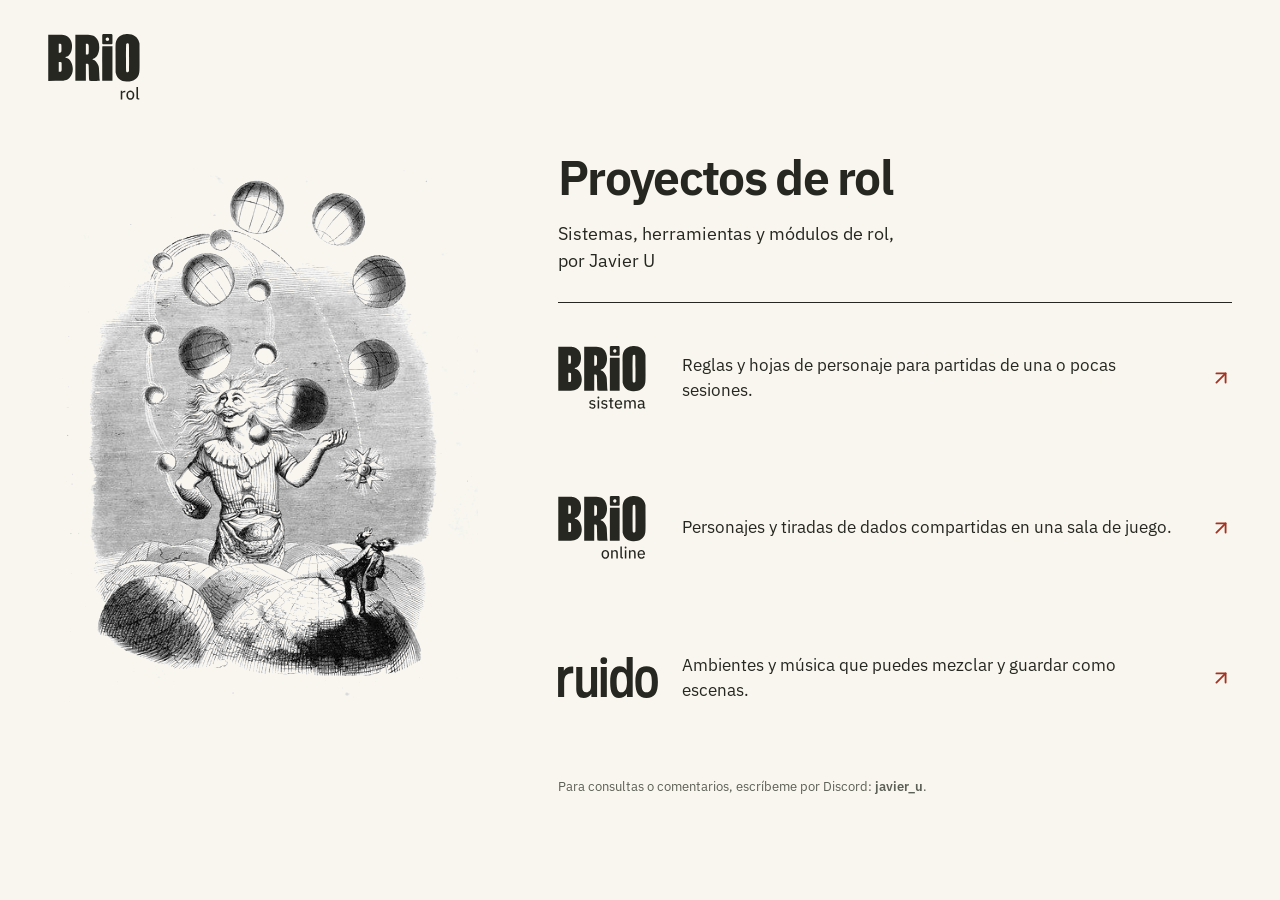
<file: index.html>
<!doctype html>
<html lang="es"><head><meta charset="utf-8"><meta name="viewport" content="width=device-width,initial-scale=1"><meta name="description" content="Sistemas, herramientas y módulos de rol, por Javier U."><link rel="canonical" href="https://briorol.com/"><meta name="theme-color" content="#f9f6ef"><title>Brío Rol — Proyectos de Javier U</title><link rel="icon" href="assets/mark.svg"><link rel="stylesheet" href="assets/styles.css"><link rel="stylesheet" href="assets/landing.css"></head>
<body><a class="skip-link" href="#contenido">Saltar al contenido</a><div class="shell"><header><a class="brand" href="https://briorol.com/" aria-label="Brío Rol, inicio"><img src="assets/brio-rol.svg" alt="Brío Rol"></a></header><main id="contenido" class="spread"><figure class="art"><img src="assets/grandville-juggler.jpg" alt="El malabarista de mundos, grabado de Grandville" width="502" height="640"></figure><section class="catalog"><div class="title"><h1>Proyectos de rol</h1><p>Sistemas, herramientas y módulos de rol, por Javier U</p></div><ul class="projects" aria-label="Proyectos disponibles"><li><a class="project" href="https://sistema.briorol.com/"><img class="" src="assets/brio-sistema.svg" alt="Sistema Brío"><p>Reglas y hojas de personaje para partidas de una o pocas sesiones.</p><svg viewBox="0 0 24 24" fill="none" stroke="currentColor" stroke-width="2" stroke-linecap="round" stroke-linejoin="round" aria-hidden="true"><line x1="7" y1="17" x2="17" y2="7"/><polyline points="7 7 17 7 17 17"/></svg></a></li><li><a class="project" href="https://online.briorol.com/"><img class="" src="assets/brio-online.svg" alt="Brío Online"><p>Personajes y tiradas de dados compartidas en una sala de juego.</p><svg viewBox="0 0 24 24" fill="none" stroke="currentColor" stroke-width="2" stroke-linecap="round" stroke-linejoin="round" aria-hidden="true"><line x1="7" y1="17" x2="17" y2="7"/><polyline points="7 7 17 7 17 17"/></svg></a></li><li><a class="project" href="https://ruido.briorol.com/"><img class="ruido" src="assets/ruido.svg" alt="Ruido"><p>Ambientes y música que puedes mezclar y guardar como escenas.</p><svg viewBox="0 0 24 24" fill="none" stroke="currentColor" stroke-width="2" stroke-linecap="round" stroke-linejoin="round" aria-hidden="true"><line x1="7" y1="17" x2="17" y2="7"/><polyline points="7 7 17 7 17 17"/></svg></a></li></ul></section></main><footer><p>Para consultas o comentarios, escríbeme por Discord: <strong>javier_u</strong>.</p></footer></div></body></html>
</file>
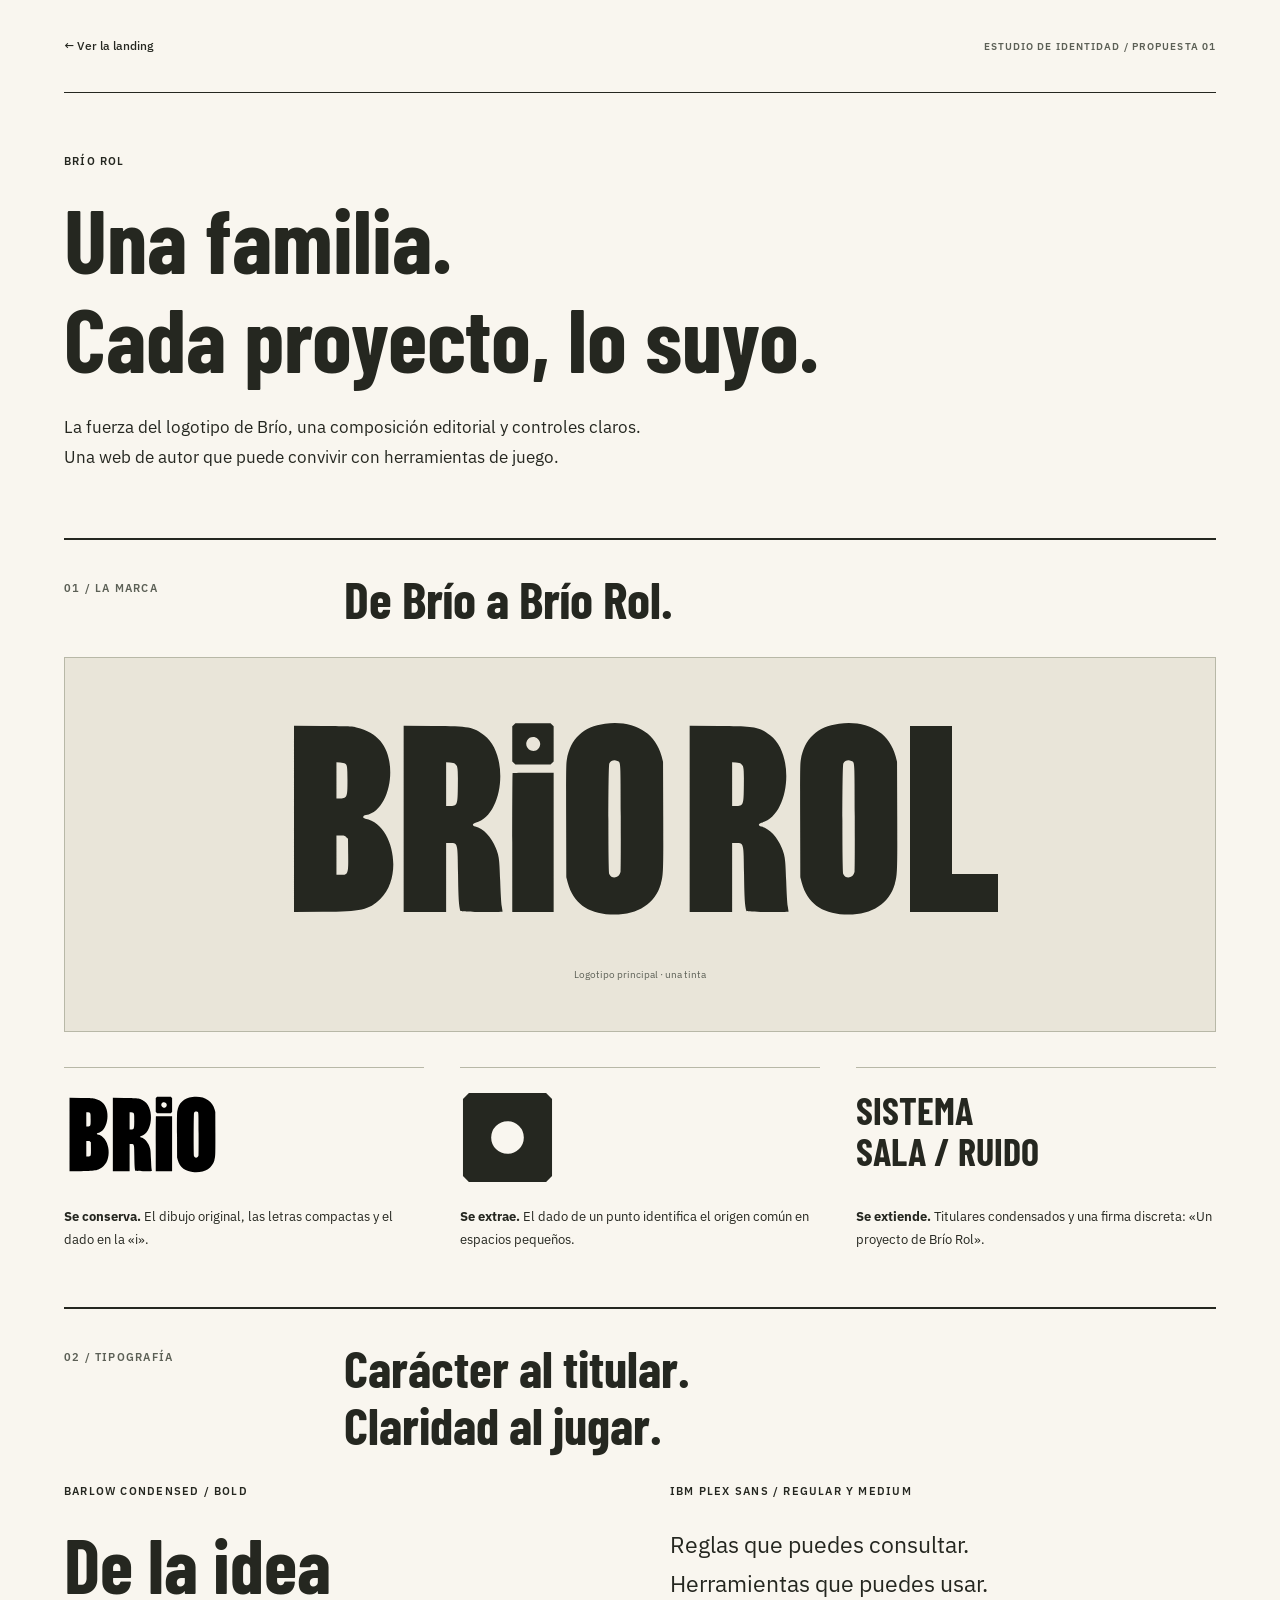
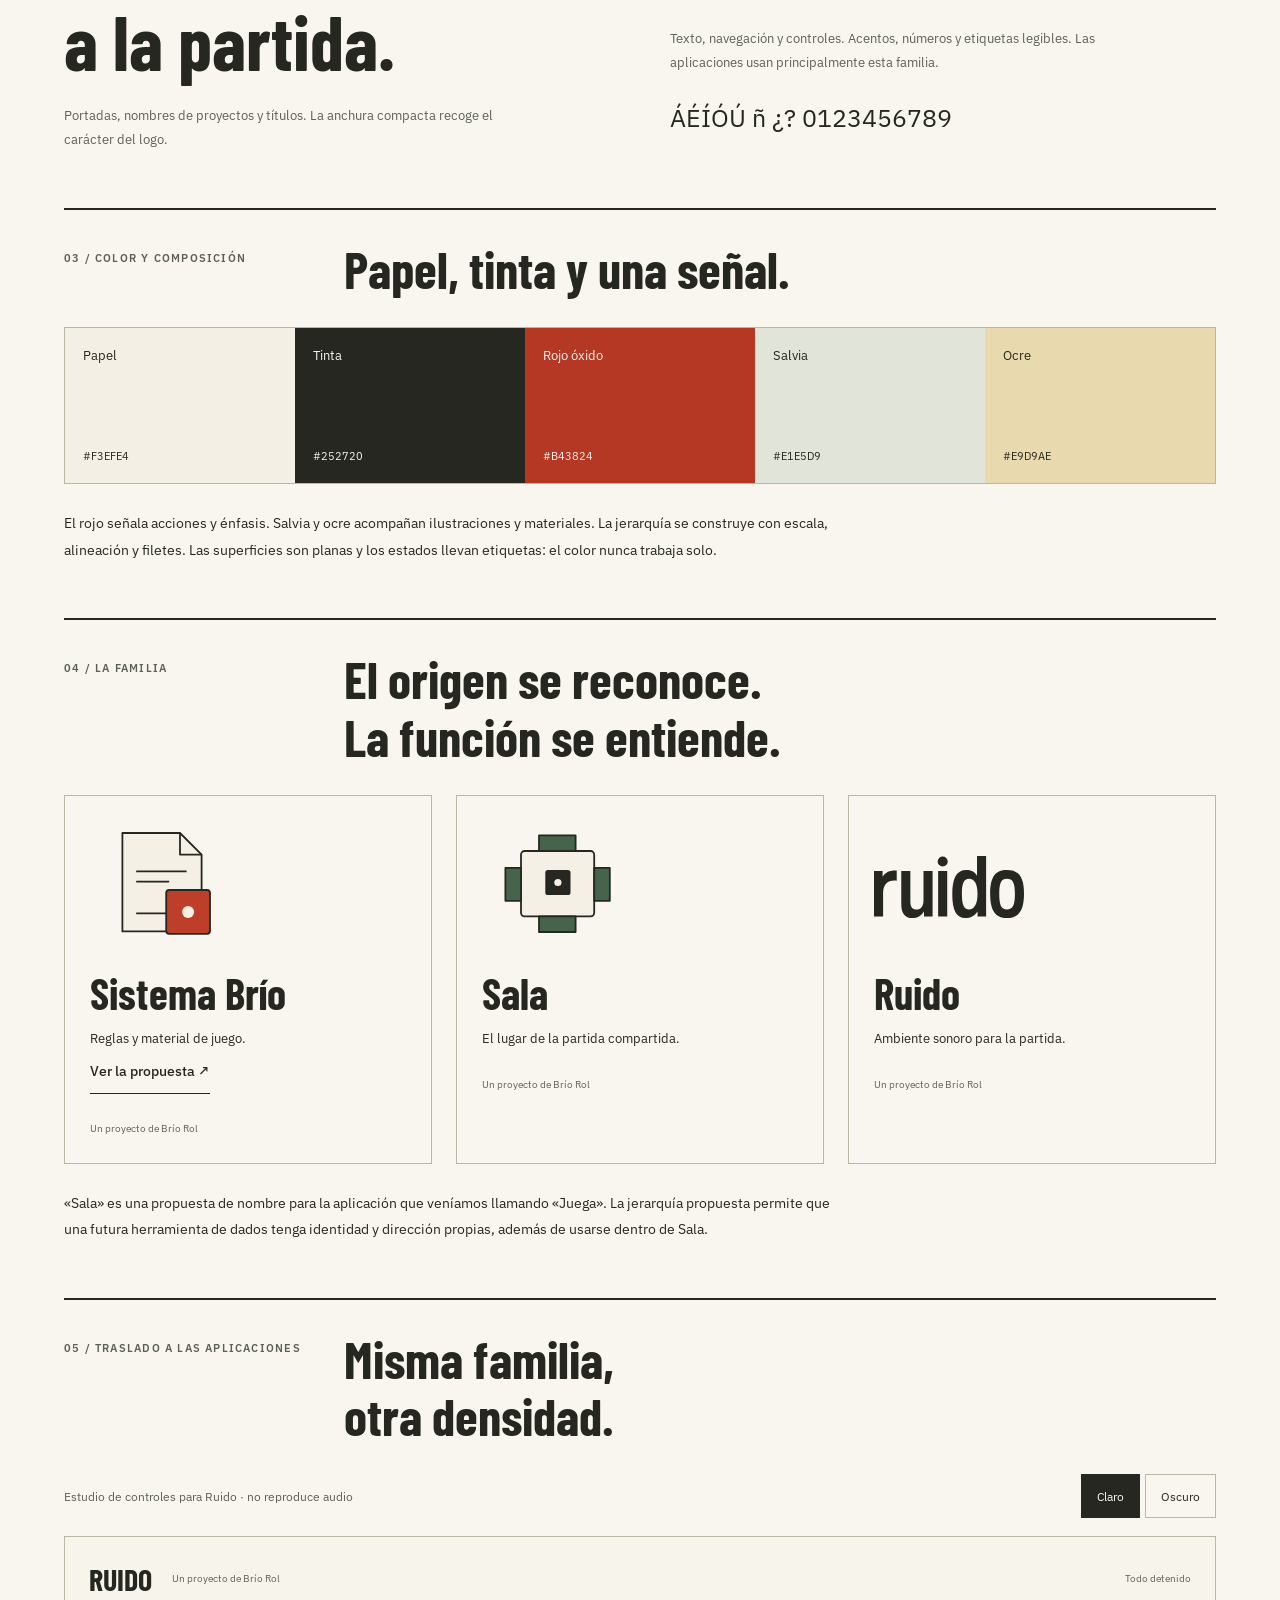
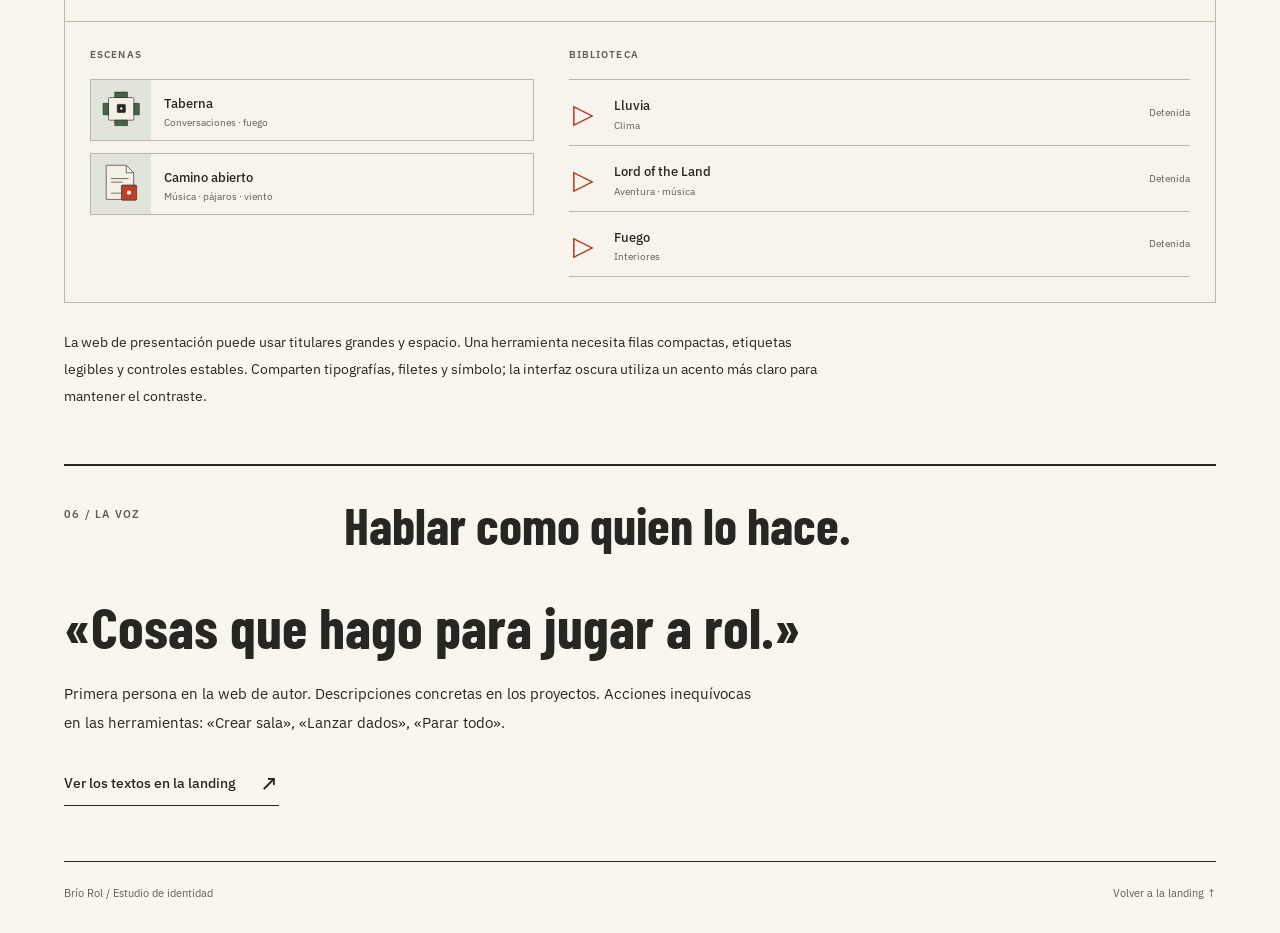
<file: design/index.html>
<!doctype html>
<html lang="es">
<head><meta charset="utf-8"><meta name="viewport" content="width=device-width, initial-scale=1"><meta name="robots" content="noindex,nofollow"><title>Brío Rol — Estudio de identidad</title><link rel="icon" href="../assets/mark.svg"><link rel="stylesheet" href="../assets/styles.css"><link rel="stylesheet" href="study.css"><script src="study.js" defer></script></head>
<body>
<a class="skip-link" href="#estudio">Saltar al estudio</a>
<div class="site-shell">
 <header class="study-header"><a href="../" class="text-link">← Ver la landing</a><p class="eyebrow">Estudio de identidad / Propuesta 01</p></header>
 <main id="estudio">
  <section class="study-intro"><p class="eyebrow">Brío Rol</p><h1>Una familia.<br>Cada proyecto, <span>lo suyo.</span></h1><p>La fuerza del logotipo de Brío, una composición editorial y controles claros. Una web de autor que puede convivir con herramientas de juego.</p></section>
  <section class="study-section" aria-labelledby="logo-title"><div class="study-heading"><span class="eyebrow">01 / La marca</span><h2 id="logo-title">De Brío a Brío Rol.</h2></div>
   <div class="logo-specimen"><img src="../assets/briorol.svg" alt="Propuesta de logotipo Brío Rol" width="720" height="241"><p>Logotipo principal · una tinta</p></div>
   <div class="logo-notes"><div><img src="../assets/brio-original.svg" alt="Logotipo original de Brío" width="180" height="108"><p><strong>Se conserva.</strong> El dibujo original, las letras compactas y el dado en la «i».</p></div><div><img src="../assets/mark.svg" alt="Símbolo de un dado con un punto" width="64" height="64"><p><strong>Se extrae.</strong> El dado de un punto identifica el origen común en espacios pequeños.</p></div><div><p class="sample-word">SISTEMA<br>SALA / RUIDO</p><p><strong>Se extiende.</strong> Titulares condensados y una firma discreta: «Un proyecto de Brío Rol».</p></div></div>
  </section>
  <section class="study-section" aria-labelledby="type-title"><div class="study-heading"><span class="eyebrow">02 / Tipografía</span><h2 id="type-title">Carácter al titular.<br>Claridad al jugar.</h2></div><div class="type-specimens"><div><p class="eyebrow">Barlow Condensed / Bold</p><p class="display-sample">De la idea<br>a la partida.</p><p class="spec-note">Portadas, nombres de proyectos y títulos. La anchura compacta recoge el carácter del logo.</p></div><div><p class="eyebrow">IBM Plex Sans / Regular y Medium</p><p class="body-sample">Reglas que puedes consultar.<br>Herramientas que puedes usar.</p><p class="spec-note">Texto, navegación y controles. Acentos, números y etiquetas legibles. Las aplicaciones usan principalmente esta familia.</p><p class="glyphs">ÁÉÍÓÚ ñ ¿? 0123456789</p></div></div></section>
  <section class="study-section" aria-labelledby="color-title"><div class="study-heading"><span class="eyebrow">03 / Color y composición</span><h2 id="color-title">Papel, tinta y una señal.</h2></div><div class="swatches"><div style="--swatch:#f3efe4"><span>Papel</span><code>#F3EFE4</code></div><div class="swatch-dark" style="--swatch:#252720"><span>Tinta</span><code>#252720</code></div><div class="swatch-dark" style="--swatch:#b43824"><span>Rojo óxido</span><code>#B43824</code></div><div style="--swatch:#e1e5d9"><span>Salvia</span><code>#E1E5D9</code></div><div style="--swatch:#e9d9ae"><span>Ocre</span><code>#E9D9AE</code></div></div><p class="study-prose">El rojo señala acciones y énfasis. Salvia y ocre acompañan ilustraciones y materiales. La jerarquía se construye con escala, alineación y filetes. Las superficies son planas y los estados llevan etiquetas: el color nunca trabaja solo.</p></section>
  <section class="study-section" aria-labelledby="family-title"><div class="study-heading"><span class="eyebrow">04 / La familia</span><h2 id="family-title">El origen se reconoce.<br>La función se entiende.</h2></div><div class="family-grid"><article><img src="../assets/sistema.svg" alt="" width="170" height="170"><h3>Sistema Brío</h3><p>Reglas y material de juego.</p><a href="sistema/" class="text-link">Ver la propuesta ↗</a><small>Un proyecto de Brío Rol</small></article><article><img src="../assets/sala.svg" alt="" width="170" height="170"><h3>Sala</h3><p>El lugar de la partida compartida.</p><small>Un proyecto de Brío Rol</small></article><article><img src="../assets/ruido.svg" alt="" width="170" height="170"><h3>Ruido</h3><p>Ambiente sonoro para la partida.</p><small>Un proyecto de Brío Rol</small></article></div><p class="study-prose">«Sala» es una propuesta de nombre para la aplicación que veníamos llamando «Juega». La jerarquía propuesta permite que una futura herramienta de dados tenga identidad y dirección propias, además de usarse dentro de Sala.</p></section>
  <section class="study-section" aria-labelledby="ui-title"><div class="study-heading"><span class="eyebrow">05 / Traslado a las aplicaciones</span><h2 id="ui-title">Misma familia,<br>otra densidad.</h2></div><div class="preview-heading"><p>Estudio de controles para Ruido · no reproduce audio</p><div class="theme-picker" role="group" aria-label="Tema del estudio de controles"><button type="button" data-theme="light" aria-pressed="true">Claro</button><button type="button" data-theme="dark" aria-pressed="false">Oscuro</button></div></div><div class="tool-preview" data-preview-theme="light"><div class="tool-header"><strong>RUIDO</strong><span>Un proyecto de Brío Rol</span><span class="tool-state">Todo detenido</span></div><div class="tool-body"><aside><p class="eyebrow">Escenas</p><div class="sample-scene"><img src="../assets/sala.svg" alt="" width="60" height="60"><div><strong>Taberna</strong><small>Conversaciones · fuego</small></div></div><div class="sample-scene"><img src="../assets/sistema.svg" alt="" width="60" height="60"><div><strong>Camino abierto</strong><small>Música · pájaros · viento</small></div></div></aside><div class="sample-library"><p class="eyebrow">Biblioteca</p><div class="sample-track"><span class="sample-play" aria-hidden="true">▷</span><div><strong>Lluvia</strong><small>Clima</small></div><span>Detenida</span></div><div class="sample-track"><span class="sample-play" aria-hidden="true">▷</span><div><strong>Lord of the Land</strong><small>Aventura · música</small></div><span>Detenida</span></div><div class="sample-track"><span class="sample-play" aria-hidden="true">▷</span><div><strong>Fuego</strong><small>Interiores</small></div><span>Detenida</span></div></div></div></div><p class="study-prose">La web de presentación puede usar titulares grandes y espacio. Una herramienta necesita filas compactas, etiquetas legibles y controles estables. Comparten tipografías, filetes y símbolo; la interfaz oscura utiliza un acento más claro para mantener el contraste.</p></section>
  <section class="study-section study-copy" aria-labelledby="copy-title"><div class="study-heading"><span class="eyebrow">06 / La voz</span><h2 id="copy-title">Hablar como quien lo hace.</h2></div><blockquote>«Cosas que hago para jugar a rol.»</blockquote><p>Primera persona en la web de autor. Descripciones concretas en los proyectos. Acciones inequívocas en las herramientas: «Crear sala», «Lanzar dados», «Parar todo».</p><a class="text-link" href="../">Ver los textos en la landing <span aria-hidden="true">↗</span></a></section>
 </main><footer class="site-footer"><p>Brío Rol / Estudio de identidad</p><a href="../">Volver a la landing ↑</a></footer>
</div></body></html>
</file>
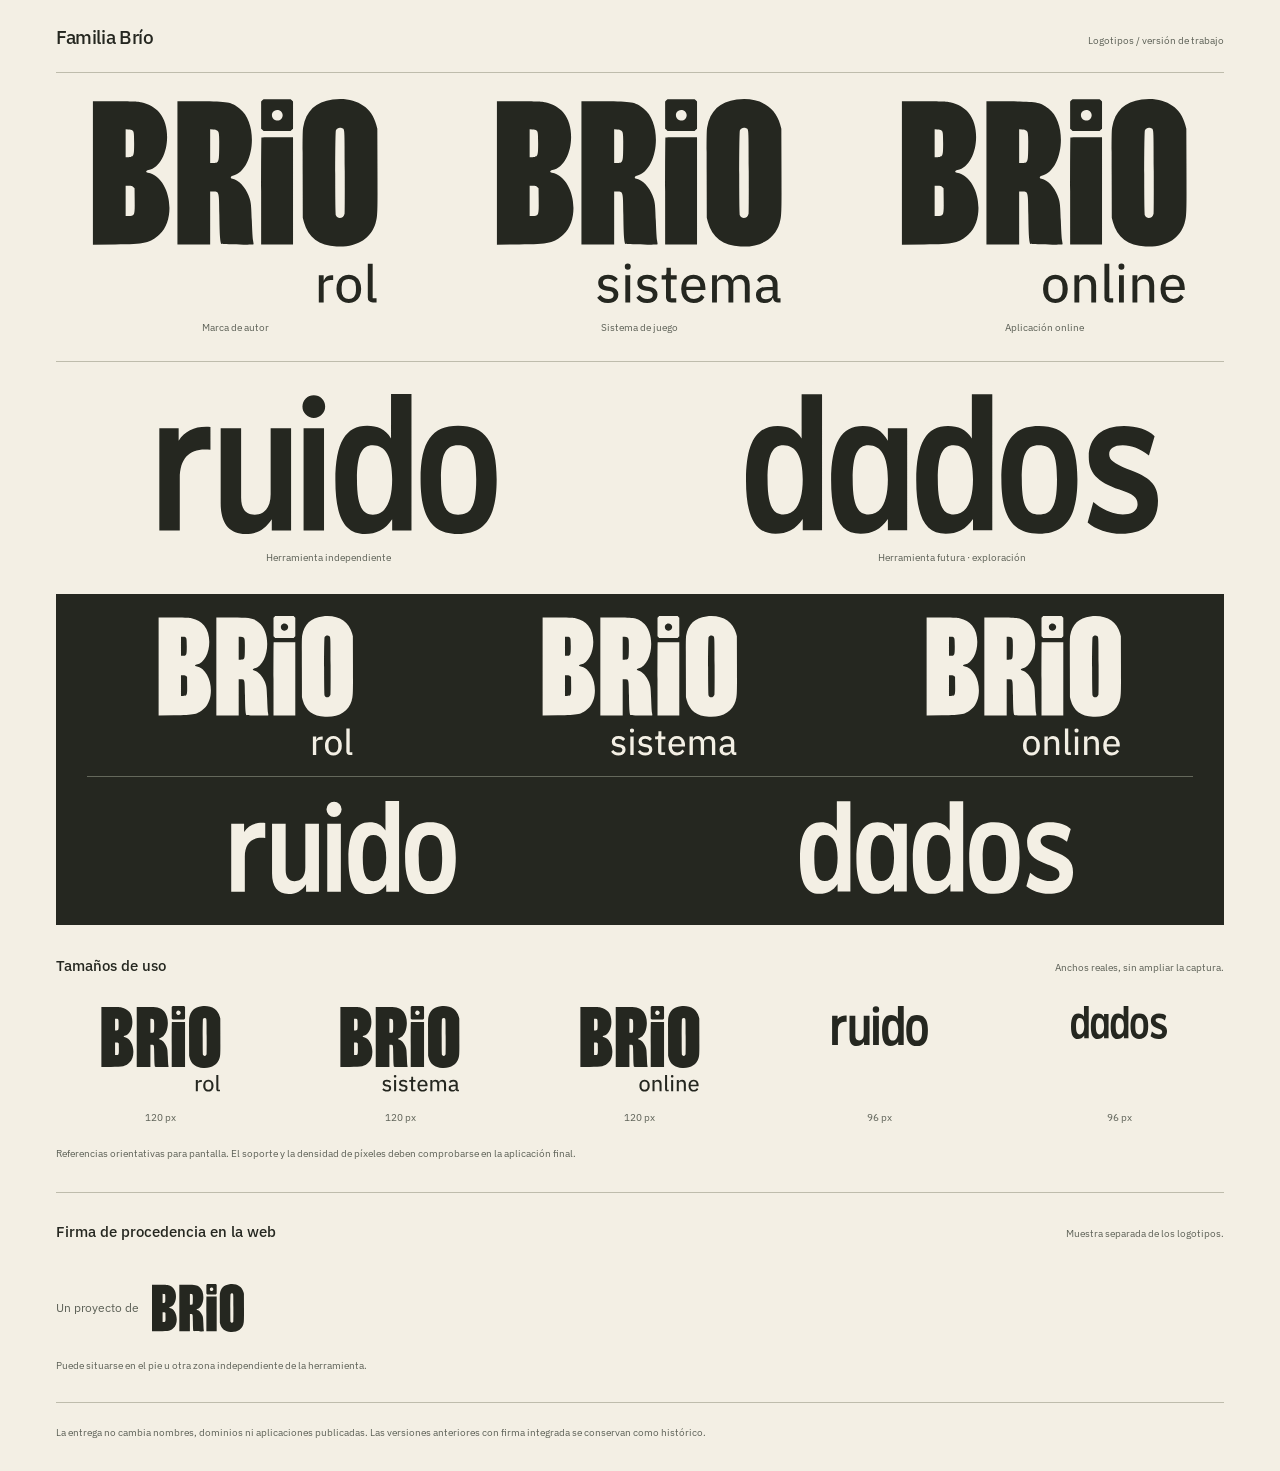
<file: design/family/index.html>
<!doctype html><html lang="es"><head><meta charset="utf-8"><meta name="viewport" content="width=device-width,initial-scale=1"><meta name="robots" content="noindex,nofollow"><title>Familia Brío — Logotipos</title><link rel="stylesheet" href="family.css"></head><body><main>
<section class="logo-overview" aria-labelledby="overview-title"><header><h1 id="overview-title">Familia Brío</h1><p>Logotipos / versión de trabajo</p></header>
<div class="parent-family"><figure><img src="brio-rol.svg" alt="Brío rol"><figcaption>Marca de autor</figcaption></figure><figure><img src="brio-sistema.svg" alt="Brío sistema"><figcaption>Sistema de juego</figcaption></figure><figure><img src="brio-online.svg" alt="Brío online"><figcaption>Aplicación online</figcaption></figure></div>
<div class="independent-family"><figure><img src="ruido.svg" alt="ruido"><figcaption>Herramienta independiente</figcaption></figure><figure><img src="dados.svg" alt="dados"><figcaption>Herramienta futura · exploración</figcaption></figure></div></section>
<section class="negative-overview" aria-label="Logotipos en negativo"><div class="parent-family"><figure><img src="brio-rol-reverse.svg" alt="Brío rol en negativo"></figure><figure><img src="brio-sistema-reverse.svg" alt="Brío sistema en negativo"></figure><figure><img src="brio-online-reverse.svg" alt="Brío online en negativo"></figure></div><div class="independent-family"><figure><img src="ruido-reverse.svg" alt="ruido en negativo"></figure><figure><img src="dados-reverse.svg" alt="dados en negativo"></figure></div></section>
<section class="size-tests" aria-labelledby="sizes-title"><div class="section-heading"><h2 id="sizes-title">Tamaños de uso</h2><p>Anchos reales, sin ampliar la captura.</p></div><div class="size-row"><figure><img src="brio-rol.svg" width="120" alt="Brío rol a 120 píxeles"><figcaption>120 px</figcaption></figure><figure><img src="brio-sistema.svg" width="120" alt="Brío sistema a 120 píxeles"><figcaption>120 px</figcaption></figure><figure><img src="brio-online.svg" width="120" alt="Brío online a 120 píxeles"><figcaption>120 px</figcaption></figure><figure><img src="ruido.svg" width="96" alt="ruido a 96 píxeles"><figcaption>96 px</figcaption></figure><figure><img src="dados.svg" width="96" alt="dados a 96 píxeles"><figcaption>96 px</figcaption></figure></div><p class="note">Referencias orientativas para pantalla. El soporte y la densidad de píxeles deben comprobarse en la aplicación final.</p></section>
<section class="web-origin" aria-labelledby="origin-title"><div class="section-heading"><h2 id="origin-title">Firma de procedencia en la web</h2><p>Muestra separada de los logotipos.</p></div><div class="origin-example"><span>Un proyecto de</span><a href="../../" aria-label="Brío Rol"><img src="brio.svg" alt="Brío" width="92"></a></div><p class="note">Puede situarse en el pie u otra zona independiente de la herramienta.</p></section>
<footer>La entrega no cambia nombres, dominios ni aplicaciones publicadas. Las versiones anteriores con firma integrada se conservan como histórico.</footer>
</main></body></html>
</file>
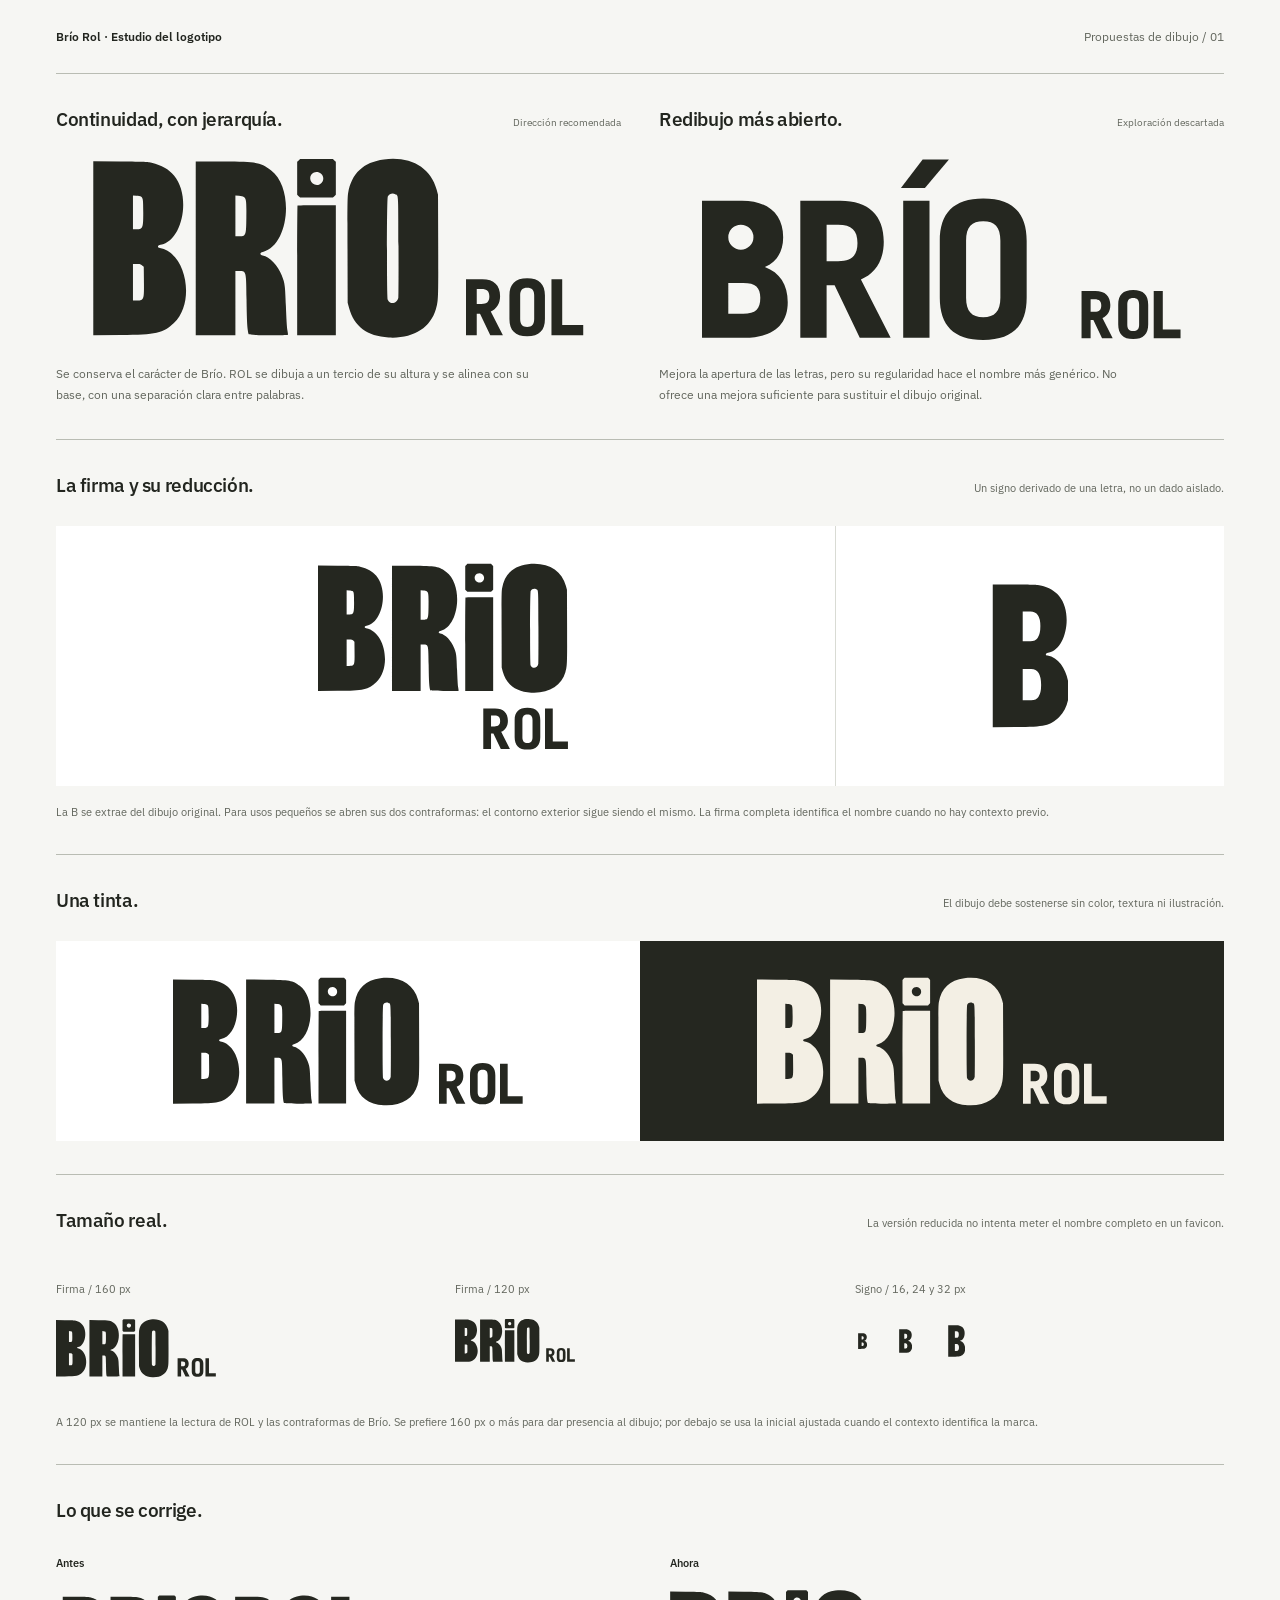
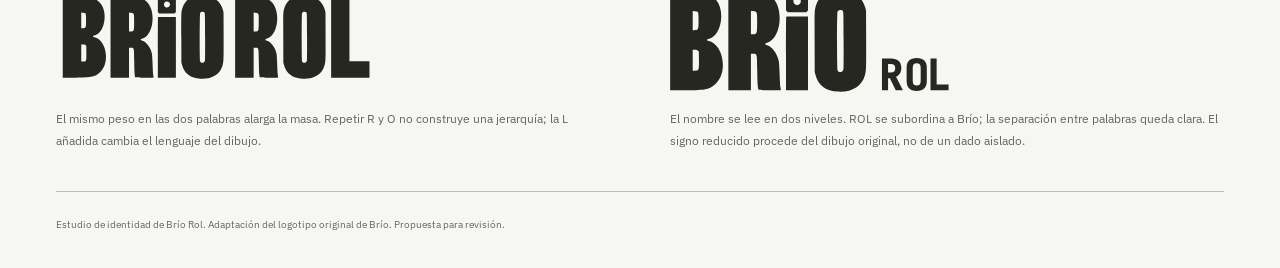
<file: design/identity/index.html>
<!doctype html><html lang="es"><head><meta charset="utf-8"><meta name="viewport" content="width=device-width,initial-scale=1"><meta name="robots" content="noindex,nofollow"><title>Brío Rol — Estudio del logotipo</title><link rel="stylesheet" href="identity.css"></head><body><main>
<header><p>Brío Rol · Estudio del logotipo</p><span>Propuestas de dibujo / 01</span></header>
<section class="comparison"><article><div class="route-heading"><h1>Continuidad, con jerarquía.</h1><span>Dirección recomendada</span></div><div class="logo-stage"><img src="b-signature.svg" alt="Brío Rol, firma con el dibujo original y Rol subordinado"></div><p>Se conserva el carácter de Brío. ROL se dibuja a un tercio de su altura y se alinea con su base, con una separación clara entre palabras.</p></article><article><div class="route-heading"><h2>Redibujo más abierto.</h2><span>Exploración descartada</span></div><div class="logo-stage"><img src="a-horizontal.svg" alt="Exploración de Brío con formas más abiertas"></div><p>Mejora la apertura de las letras, pero su regularidad hace el nombre más genérico. No ofrece una mejora suficiente para sustituir el dibujo original.</p></article></section>
<section><div class="section-heading"><h2>La firma y su reducción.</h2><p>Un signo derivado de una letra, no un dado aislado.</p></div><div class="reduction"><div class="signature-stage"><img src="b-compact.svg" alt="Firma compacta Brío Rol"></div><div class="mark-stage"><img src="b-mark-small.svg" alt="Inicial B derivada de Brío"></div></div><p class="note">La B se extrae del dibujo original. Para usos pequeños se abren sus dos contraformas: el contorno exterior sigue siendo el mismo. La firma completa identifica el nombre cuando no hay contexto previo.</p></section>
<section><div class="section-heading"><h2>Una tinta.</h2><p>El dibujo debe sostenerse sin color, textura ni ilustración.</p></div><div class="ink-grid"><div><img src="b-signature.svg" alt="Firma en positivo"></div><div class="negative"><img src="b-signature-reverse.svg" alt="Firma en negativo"></div></div></section>
<section><div class="section-heading"><h2>Tamaño real.</h2><p>La versión reducida no intenta meter el nombre completo en un favicon.</p></div><div class="size-test"><div><span>Firma / 160 px</span><img src="b-signature.svg" width="160" alt="Firma a 160 píxeles"></div><div><span>Firma / 120 px</span><img src="b-signature.svg" width="120" alt="Firma a 120 píxeles"></div><div class="marks"><span>Signo / 16, 24 y 32 px</span><div><img src="b-mark-small.svg" width="16" height="16" alt="Signo a 16 píxeles"><img src="b-mark-small.svg" width="24" height="24" alt="Signo a 24 píxeles"><img src="b-mark-small.svg" width="32" height="32" alt="Signo a 32 píxeles"></div></div></div><p class="note">A 120 px se mantiene la lectura de ROL y las contraformas de Brío. Se prefiere 160 px o más para dar presencia al dibujo; por debajo se usa la inicial ajustada cuando el contexto identifica la marca.</p></section>
<section class="last"><div class="section-heading"><h2>Lo que se corrige.</h2></div><div class="audit"><div><strong>Antes</strong><img src="../../assets/briorol.svg" alt="Primera propuesta Brío Rol"><p>El mismo peso en las dos palabras alarga la masa. Repetir R y O no construye una jerarquía; la L añadida cambia el lenguaje del dibujo.</p></div><div><strong>Ahora</strong><img src="b-signature.svg" alt="Firma propuesta"><p>El nombre se lee en dos niveles. ROL se subordina a Brío; la separación entre palabras queda clara. El signo reducido procede del dibujo original, no de un dado aislado.</p></div></div></section>
<footer>Estudio de identidad de Brío Rol. Adaptación del logotipo original de Brío. Propuesta para revisión.</footer>
</main></body></html>
</file>
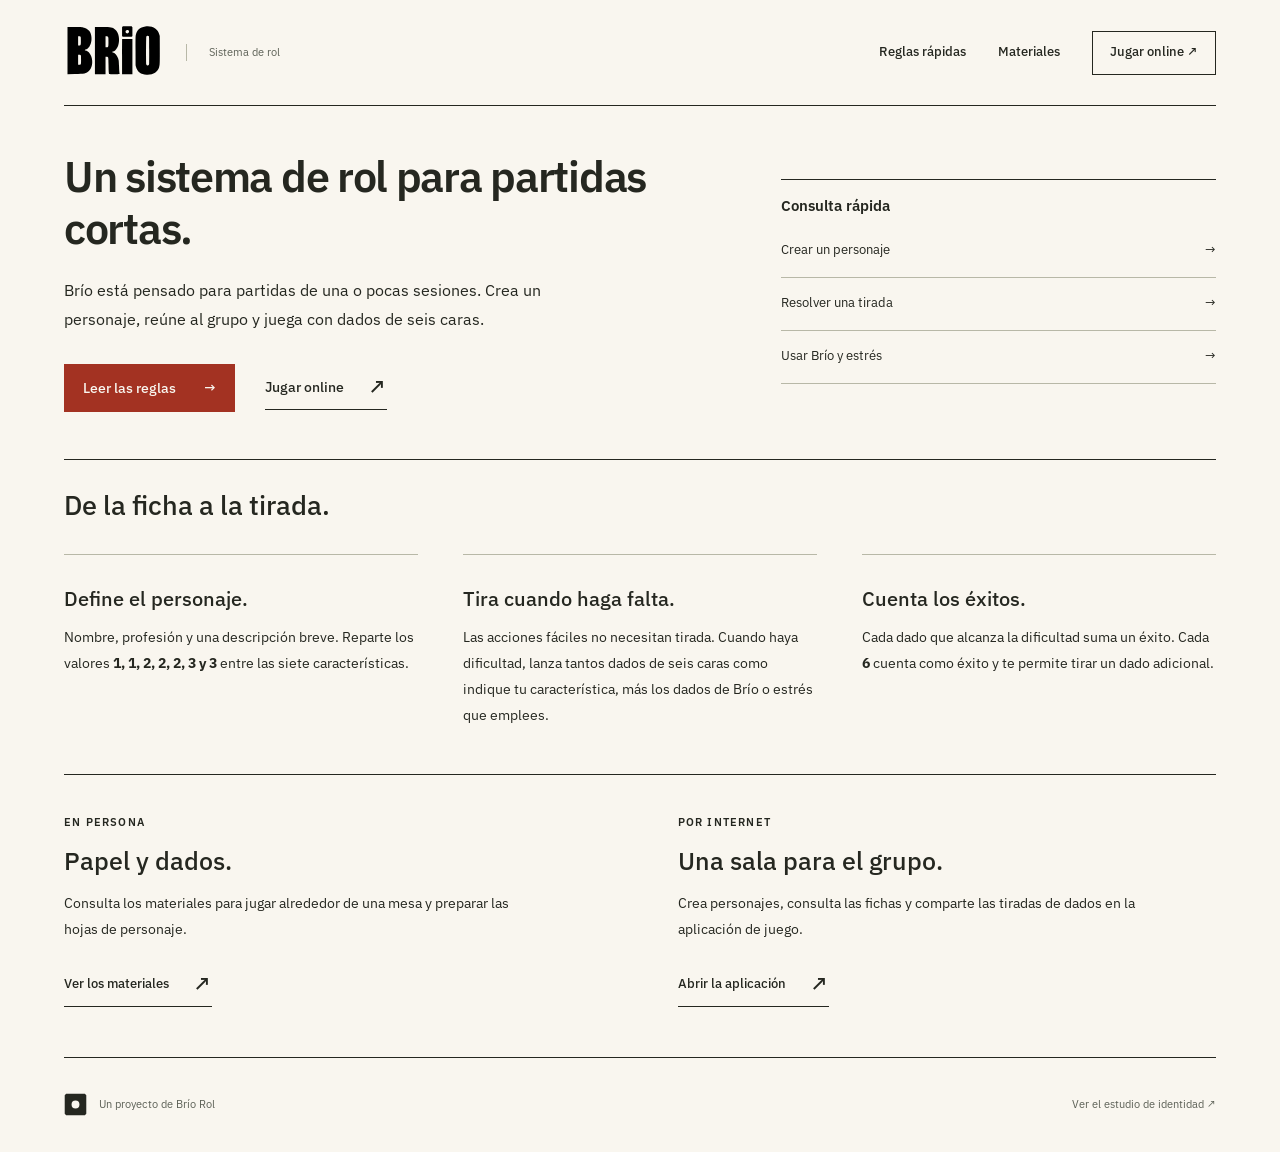
<file: design/sistema/index.html>
<!doctype html><html lang="es"><head><meta charset="utf-8"><meta name="viewport" content="width=device-width,initial-scale=1"><meta name="robots" content="noindex,nofollow"><title>Sistema Brío — Propuesta de diseño</title><link rel="icon" href="../../assets/mark.svg"><link rel="stylesheet" href="../../assets/styles.css"><link rel="stylesheet" href="sistema.css"></head><body>
<a class="skip-link" href="#contenido">Saltar al contenido</a><div class="system-shell">
<header class="system-header"><a href="./" class="system-brand" aria-label="Sistema Brío, inicio"><img src="../../assets/brio-original.svg" alt="Brío" width="110" height="66"><span>Sistema de rol</span></a><nav aria-label="Principal"><a href="reglas.html">Reglas rápidas</a><a href="https://sistemabrio.com/jugar-en-persona">Materiales</a><a class="header-play" href="https://online.sistemabrio.com/">Jugar online ↗</a></nav></header>
<main id="contenido"><section class="system-hero system-hero-reference"><div><h1>Un sistema de rol para partidas cortas.</h1><p class="system-intro">Brío está pensado para partidas de una o pocas sesiones. Crea un personaje, reúne al grupo y juega con dados de seis caras.</p><div class="system-actions"><a class="solid-link" href="reglas.html">Leer las reglas <span aria-hidden="true">→</span></a><a class="text-link" href="https://online.sistemabrio.com/">Jugar online <span aria-hidden="true">↗</span></a></div></div><nav class="quick-reference" aria-label="Consulta rápida"><h2>Consulta rápida</h2><a href="reglas.html#personaje">Crear un personaje <span aria-hidden="true">→</span></a><a href="reglas.html#acciones">Resolver una tirada <span aria-hidden="true">→</span></a><a href="reglas.html#brio">Usar Brío y estrés <span aria-hidden="true">→</span></a></nav></section><section class="system-basics" aria-labelledby="basics-title"><div class="system-section-title"><p class="eyebrow">La base del juego</p><h2 id="basics-title">De la ficha a la tirada.</h2></div><div class="basics-grid"><article><span class="step-number">01</span><h3>Define el personaje.</h3><p>Nombre, profesión y una descripción breve. Reparte los valores <strong>1, 1, 2, 2, 2, 3 y 3</strong> entre las siete características.</p></article><article><span class="step-number">02</span><h3>Tira cuando haga falta.</h3><p>Las acciones fáciles no necesitan tirada. Cuando haya dificultad, lanza tantos dados de seis caras como indique tu característica, más los dados de Brío o estrés que emplees.</p></article><article><span class="step-number">03</span><h3>Cuenta los éxitos.</h3><p>Cada dado que alcanza la dificultad suma un éxito. Cada <strong>6</strong> cuenta como éxito y te permite tirar un dado adicional.</p></article></div></section>
<section class="play-options"><div><p class="eyebrow">En persona</p><h2>Papel y dados.</h2><p>Consulta los materiales para jugar alrededor de una mesa y preparar las hojas de personaje.</p><a class="text-link" href="https://sistemabrio.com/jugar-en-persona">Ver los materiales <span aria-hidden="true">↗</span></a></div><div><p class="eyebrow">Por internet</p><h2>Una sala para el grupo.</h2><p>Crea personajes, consulta las fichas y comparte las tiradas de dados en la aplicación de juego.</p><a class="text-link" href="https://online.sistemabrio.com/">Abrir la aplicación <span aria-hidden="true">↗</span></a></div></section></main>
<footer class="system-footer"><a href="../../"><img src="../../assets/mark.svg" alt="" width="23" height="23">Un proyecto de Brío Rol</a><a href="../">Ver el estudio de identidad ↗</a></footer></div></body></html>
</file>
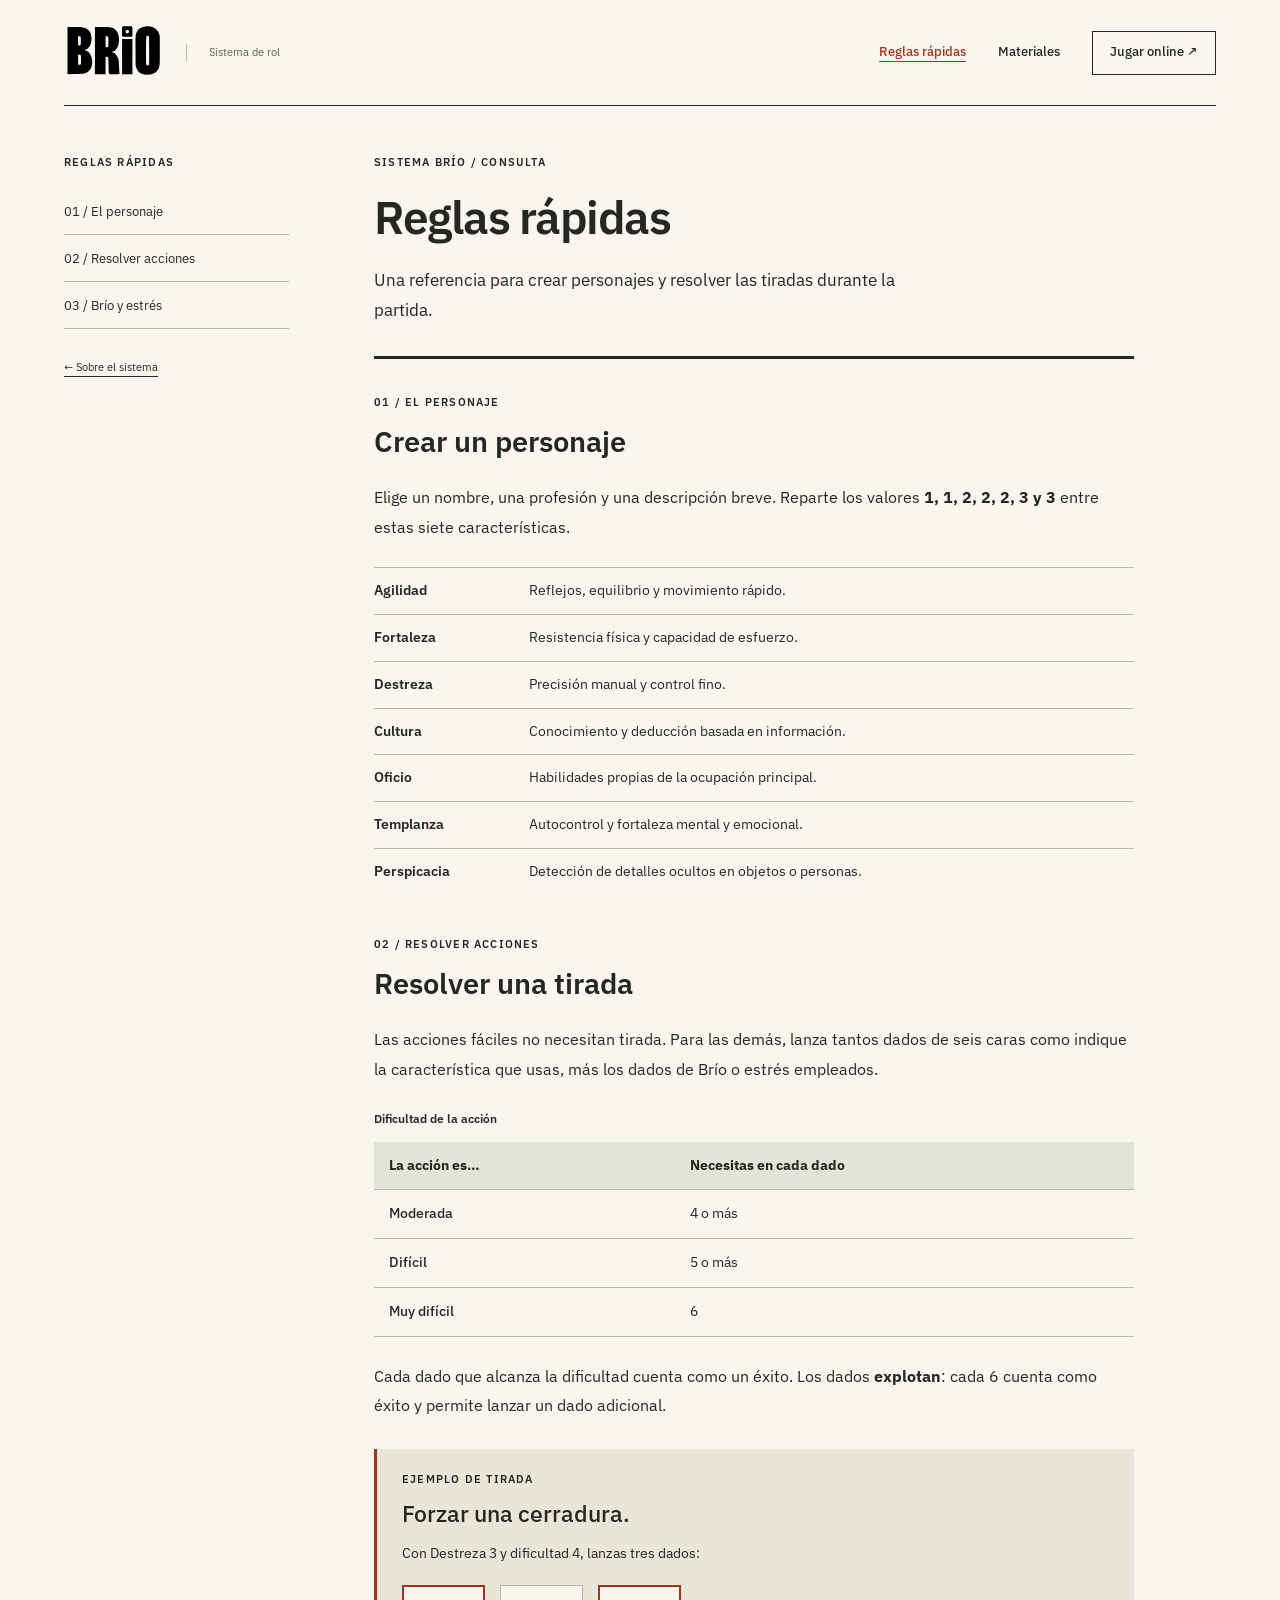
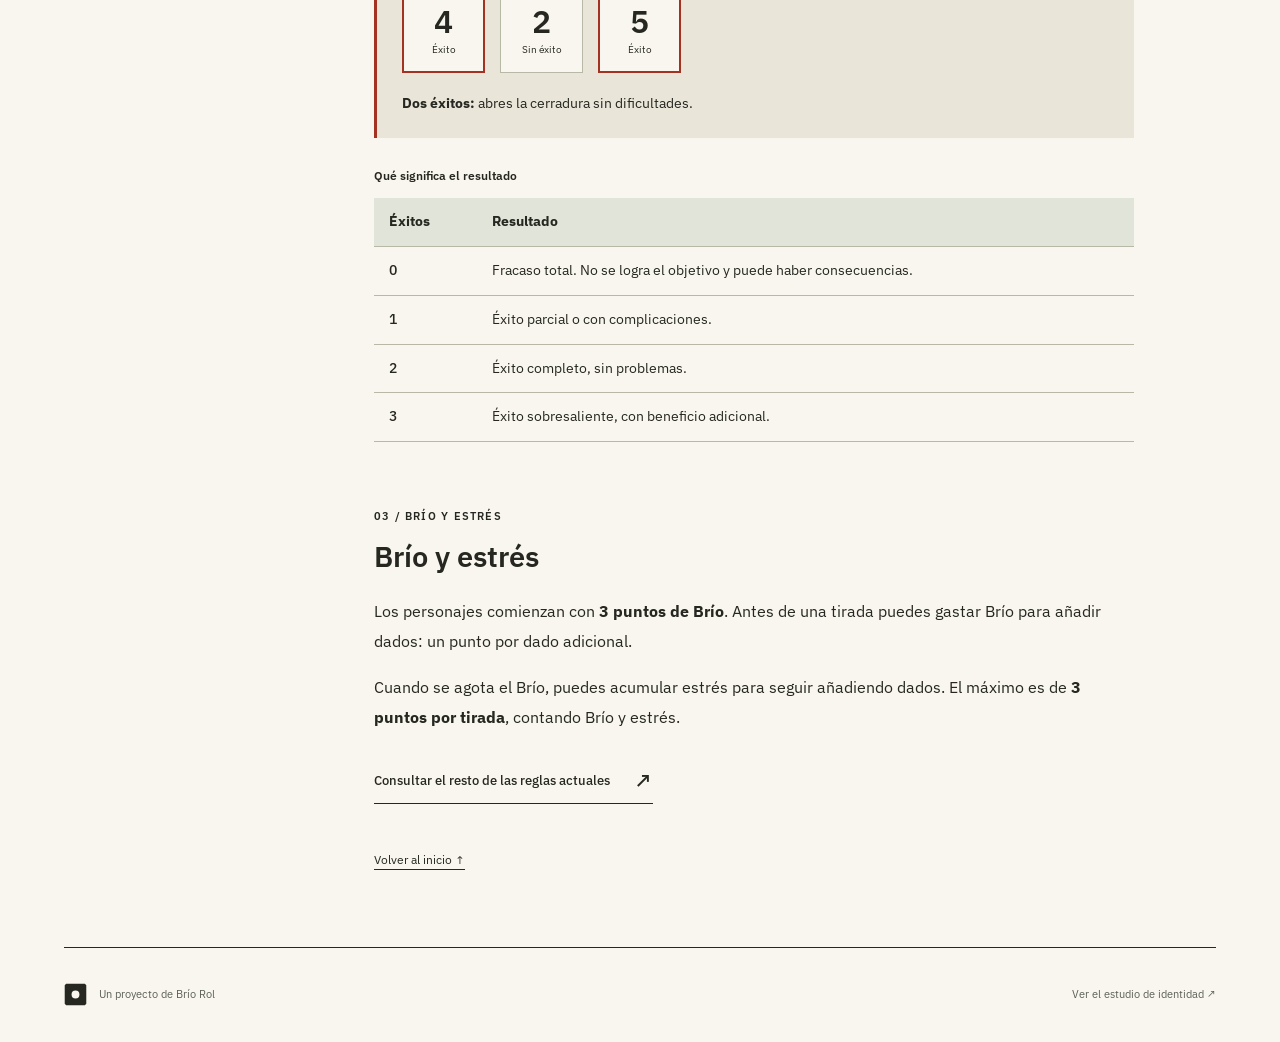
<file: design/sistema/reglas.html>
<!doctype html><html lang="es"><head><meta charset="utf-8"><meta name="viewport" content="width=device-width,initial-scale=1"><meta name="robots" content="noindex,nofollow"><title>Reglas rápidas — Sistema Brío</title><link rel="icon" href="../../assets/mark.svg"><link rel="stylesheet" href="../../assets/styles.css"><link rel="stylesheet" href="sistema.css"></head><body>
<a class="skip-link" href="#contenido">Saltar al contenido</a><div class="system-shell"><header class="system-header"><a href="./" class="system-brand" aria-label="Sistema Brío, inicio"><img src="../../assets/brio-original.svg" alt="Brío" width="110" height="66"><span>Sistema de rol</span></a><nav aria-label="Principal"><a href="reglas.html" aria-current="page">Reglas rápidas</a><a href="https://sistemabrio.com/jugar-en-persona">Materiales</a><a class="header-play" href="https://online.sistemabrio.com/">Jugar online ↗</a></nav></header>
<main id="contenido" class="rules-layout"><aside class="rules-index"><p class="eyebrow">Reglas rápidas</p><nav aria-label="Índice de reglas"><a href="#personaje">01 / El personaje</a><a href="#acciones">02 / Resolver acciones</a><a href="#brio">03 / Brío y estrés</a></nav><a class="rules-back" href="./">← Sobre el sistema</a></aside><article class="rules-article"><div class="rules-title"><p class="eyebrow">Sistema Brío / Consulta</p><h1>Reglas rápidas</h1><p>Una referencia para crear personajes y resolver las tiradas durante la partida.</p></div>
<section id="personaje"><p class="eyebrow">01 / El personaje</p><h2>Crear un personaje</h2><p>Elige un nombre, una profesión y una descripción breve. Reparte los valores <strong>1, 1, 2, 2, 2, 3 y 3</strong> entre estas siete características.</p><dl class="characteristics"><div><dt>Agilidad</dt><dd>Reflejos, equilibrio y movimiento rápido.</dd></div><div><dt>Fortaleza</dt><dd>Resistencia física y capacidad de esfuerzo.</dd></div><div><dt>Destreza</dt><dd>Precisión manual y control fino.</dd></div><div><dt>Cultura</dt><dd>Conocimiento y deducción basada en información.</dd></div><div><dt>Oficio</dt><dd>Habilidades propias de la ocupación principal.</dd></div><div><dt>Templanza</dt><dd>Autocontrol y fortaleza mental y emocional.</dd></div><div><dt>Perspicacia</dt><dd>Detección de detalles ocultos en objetos o personas.</dd></div></dl></section>
<section id="acciones"><p class="eyebrow">02 / Resolver acciones</p><h2>Resolver una tirada</h2><p>Las acciones fáciles no necesitan tirada. Para las demás, lanza tantos dados de seis caras como indique la característica que usas, más los dados de Brío o estrés empleados.</p><table class="rules-table"><caption>Dificultad de la acción</caption><thead><tr><th scope="col">La acción es…</th><th scope="col">Necesitas en cada dado</th></tr></thead><tbody><tr><th scope="row">Moderada</th><td>4 o más</td></tr><tr><th scope="row">Difícil</th><td>5 o más</td></tr><tr><th scope="row">Muy difícil</th><td>6</td></tr></tbody></table><p>Cada dado que alcanza la dificultad cuenta como un éxito. Los dados <strong>explotan</strong>: cada 6 cuenta como éxito y permite lanzar un dado adicional.</p><div class="rule-example"><p class="eyebrow">Ejemplo de tirada</p><h3>Forzar una cerradura.</h3><p>Con Destreza 3 y dificultad 4, lanzas tres dados:</p><div class="roll-example" aria-label="Resultados: 4 y 5 son éxitos; 2 no lo es"><span class="result success">4<small>Éxito</small></span><span class="result">2<small>Sin éxito</small></span><span class="result success">5<small>Éxito</small></span></div><p><strong>Dos éxitos:</strong> abres la cerradura sin dificultades.</p></div><table class="rules-table"><caption>Qué significa el resultado</caption><thead><tr><th scope="col">Éxitos</th><th scope="col">Resultado</th></tr></thead><tbody><tr><th scope="row">0</th><td>Fracaso total. No se logra el objetivo y puede haber consecuencias.</td></tr><tr><th scope="row">1</th><td>Éxito parcial o con complicaciones.</td></tr><tr><th scope="row">2</th><td>Éxito completo, sin problemas.</td></tr><tr><th scope="row">3</th><td>Éxito sobresaliente, con beneficio adicional.</td></tr></tbody></table></section>
<section id="brio"><p class="eyebrow">03 / Brío y estrés</p><h2>Brío y estrés</h2><p>Los personajes comienzan con <strong>3 puntos de Brío</strong>. Antes de una tirada puedes gastar Brío para añadir dados: un punto por dado adicional.</p><p>Cuando se agota el Brío, puedes acumular estrés para seguir añadiendo dados. El máximo es de <strong>3 puntos por tirada</strong>, contando Brío y estrés.</p><a class="text-link" href="https://sistemabrio.com/reglas">Consultar el resto de las reglas actuales <span aria-hidden="true">↗</span></a></section><a class="rules-top" href="#contenido">Volver al inicio ↑</a></article></main><footer class="system-footer"><a href="../../"><img src="../../assets/mark.svg" alt="" width="23" height="23">Un proyecto de Brío Rol</a><a href="../">Ver el estudio de identidad ↗</a></footer></div></body></html>
</file>
<file: assets/styles.css>
@font-face{font-family:Barlow Condensed;src:url('./fonts/BarlowCondensed-Bold.ttf') format('truetype');font-weight:700;font-style:normal;font-display:swap}
@font-face{font-family:IBM Plex Sans;src:url('./fonts/IBMPlexSans-Variable.ttf') format('truetype');font-weight:100 900;font-style:normal;font-display:swap}
:root{--paper:#f9f6ef;--ink:#252720;--muted:#5c6056;--accent:#a33222;--line:#b8b8a7;--green:#e1e5d9;--rose:#eedbd0;--gold:#e9d9ae;--font-text:'IBM Plex Sans',Arial,sans-serif;--font-display:'Barlow Condensed','Arial Narrow',sans-serif}
*{box-sizing:border-box}html{scroll-behavior:smooth;scroll-padding-top:24px}body{margin:0;background:var(--paper);color:var(--ink);font-family:var(--font-text);font-size:16px;line-height:1.6;-webkit-font-smoothing:antialiased}a{color:inherit;text-decoration-thickness:1px;text-underline-offset:5px}a:hover{color:var(--accent)}a:focus-visible,button:focus-visible{outline:3px solid var(--accent);outline-offset:5px}img{max-width:100%;height:auto;display:block}button{font:inherit}h1,h2,h3,p,figure,ul{margin:0}h1,h2,h3{font-family:var(--font-display);font-weight:700;line-height:1.1}section[id]{scroll-margin-top:20px}.site-shell{max-width:1440px;margin:auto;padding:0 64px}.skip-link{position:fixed;top:8px;left:16px;transform:translateY(-180%);background:var(--ink);color:var(--paper);padding:12px 20px;z-index:10}.skip-link:focus{transform:translateY(0)}.eyebrow{font-size:11px;line-height:1.5;font-weight:600;letter-spacing:.11em;text-transform:uppercase}.text-link{display:inline-flex;align-items:center;justify-content:space-between;gap:24px;min-height:44px;font-size:14px;font-weight:500;text-decoration:none;border-bottom:1px solid currentColor;padding:5px 0}.text-link span{font-size:22px;line-height:1}.site-footer{display:flex;align-items:center;gap:24px;padding:23px 0 30px;border-top:1px solid var(--ink);font-size:11px;color:var(--muted)}.site-footer>a:last-child{margin-left:auto;text-decoration:none}.site-footer>a:last-child:hover{text-decoration:underline}
@media(max-width:1100px){.site-shell{padding:0 38px}}
@media(max-width:760px){.site-shell{padding:0 22px}.eyebrow{font-size:10px}.site-footer{flex-wrap:wrap;gap:12px 18px;padding-bottom:24px}.site-footer>a:last-child{margin-left:0;width:100%;padding:4px 0;font-size:10px}}
@media(prefers-reduced-motion:reduce){html{scroll-behavior:auto}}
@media print{body{background:white}.site-shell{padding:0}.site-footer{break-inside:avoid}}
</file>
<file: assets/landing.css>
* {
  box-sizing:border-box;
}
body {
  margin:0;
  background:var(--paper);
  color:var(--ink);
  font:17px/1.5 var(--font-text);
}
a {
  color:inherit;
  text-decoration:none;
}
h1,p,figure {
  margin:0;
}
img {
  display:block;
  max-width:100%;
}
.shell {
  max-width:1280px;
  margin:auto;
  padding:0 48px;
}
.brand img {
  width:92px;
  height:auto;
}
.art img {
  filter:grayscale(1) contrast(1.18) brightness(1.04);
  mix-blend-mode:darken;
  width:100%;
  height:auto;
}
.projects {
  list-style:none;
  margin:0;
  padding:0;
}
.project {
  display:grid;
  grid-template-columns:108px minmax(0,1fr) 22px;
  gap:28px;
  align-items:center;
  padding:28px 0;
  min-height:144px;
}
.project img {
  width:88px;
  max-height:68px;
  object-fit:contain;
  object-position:left center;
}
.project .ruido {
  width:100px;
}
.project p {
  font-size:17px;
  line-height:1.45;
}
.project svg {
  width:22px;
  height:22px;
  color:var(--accent);
}
.project:hover p {
  text-decoration:underline;
  text-underline-offset:4px;
}
.project:focus-visible {
  outline:3px solid var(--accent);
  outline-offset:5px;
}
.title h1 {
  font-size:42px;
  letter-spacing:-.035em;
  line-height:1.08;
  font-weight:650;
  margin-bottom:16px;
}
.title p {
  font-size:18px;
  max-width:32ch;
  line-height:1.5;
}
footer {
  font-size:13px;
  line-height:1.5;
  color:var(--muted);
  padding:28px 0 34px;
}
footer strong {
  font-weight:600;
}
@media(max-width:650px) {
  .shell {
    padding:0 24px;
  }
  .brand img {
    width:76px;
  }
  .title h1 {
    font-size:34px;
  }
  .title p {
    font-size:16px;
  }
  .project {
    grid-template-columns:82px minmax(0,1fr) 18px;
    gap:18px;
    min-height:150px;
    padding:26px 0;
  }
  .project img {
    width:72px;
    max-height:56px;
  }
  .project .ruido {
    width:82px;
  }
  .project p {
    font-size:15px;
  }
  .project svg {
    width:18px;
    height:18px;
  }
  footer {
    font-size:12px;
    padding-bottom:28px;
  }
}
header {
  padding:34px 0 44px;
}
.spread {
  display:grid;
  grid-template-columns:minmax(0,430px) minmax(0,1fr);
  gap:80px;
  align-items:start;
}
.art {
  padding:10px 0 0;
}
.art img {
  width:100%;
}
.catalog {
  padding-top:8px;
}
.title {
  padding-bottom:28px;
  border-bottom:1px solid var(--ink);
}
.title h1 {
  font-size:48px;
}
.title p {
  max-width:33ch;
}
footer {
  margin-left:510px;
  padding-top:24px;
}
.project {
  min-height:150px;
  grid-template-columns:100px minmax(0,1fr) 22px;
  gap:24px;
}
@media(min-width:1600px) {
  .shell {
    padding-top:30px;
  }
}
@media(max-width:1000px) and (min-width:651px) {
  .spread {
    grid-template-columns:minmax(0,32%) minmax(0,1fr);
    gap:40px;
  }
  .title h1 {
    font-size:38px;
  }
  .project {
    grid-template-columns:80px minmax(0,1fr) 20px;
    gap:18px;
  }
  .project img {
    width:72px;
  }
  .project p {
    font-size:16px;
  }
  footer {
    margin-left:calc(32% + 27px);
  }
}
@media(max-width:650px) {
  header {
    padding:24px 0 28px;
  }
  .spread {
    display:flex;
    flex-direction:column;
    gap:20px;
  }
  .catalog {
    padding-top:0;
    width:100%;
  }
  .art {
    order:2;
    padding:0;
    width:190px;
    align-self:center;
    margin-top:2px;
  }
  .title {
    padding-bottom:25px;
  }
  .title h1 {
    font-size:34px;
  }
  .title p {
    max-width:30ch;
  }
  .project {
    grid-template-columns:82px minmax(0,1fr) 18px;
    gap:18px;
    min-height:145px;
  }
  .project img {
    width:72px;
  }
  .project .ruido {
    width:82px;
  }
  footer {
    margin:0;
    padding-top:24px;
    max-width:32ch;
  }
}
.title h1 {
  font-family:var(--font-text);
}
.project:hover {
  color:var(--ink);
}
</file>
<file: design/study.css>
.study-header{display:flex;justify-content:space-between;align-items:center;gap:24px;padding:24px 0;border-bottom:1px solid var(--ink)}.study-header .text-link{border:0;font-size:12px}.study-header .eyebrow{font-size:10px;color:var(--muted)}.study-intro{padding:60px 0 65px}.study-intro h1{font-size:90px;margin-top:19px}.study-intro>p:last-child{max-width:590px;font-size:17px;margin-top:25px;line-height:1.8}.study-section{border-top:2px solid var(--ink);padding:30px 0 55px}.study-heading{display:grid;grid-template-columns:250px 1fr;gap:30px;align-items:start;margin-bottom:30px}.study-heading .eyebrow{padding-top:10px;color:var(--muted)}.study-heading h2{font-size:52px}.logo-specimen{border:1px solid var(--line);padding:48px;background:#e9e5d9}.logo-specimen>img{width:min(100%,720px);margin:0 auto}.logo-specimen>p{font-size:10px;text-align:center;color:var(--muted);margin-top:20px}.logo-notes{display:grid;grid-template-columns:repeat(3,1fr);gap:36px;margin-top:35px}.logo-notes>div{border-top:1px solid var(--line);padding-top:22px}.logo-notes>div>img{height:95px;object-fit:contain;object-position:left center;width:auto}.logo-notes>div>p:last-child{font-size:13px;line-height:1.8;margin-top:20px}.sample-word{font-family:var(--font-display);font-size:38px;line-height:1.08;height:95px}.type-specimens{display:grid;grid-template-columns:1fr 1fr;gap:60px}.display-sample{font-family:var(--font-display);font-size:76px;line-height:1.02;margin-top:25px}.body-sample{font-size:23px;line-height:1.7;margin-top:25px}.spec-note{font-size:13px;line-height:1.9;margin-top:24px;max-width:470px;color:var(--muted)}.glyphs{font-size:25px;margin-top:22px}.swatches{display:grid;grid-template-columns:repeat(5,1fr);border:1px solid var(--line)}.swatches>div{min-height:155px;display:flex;flex-direction:column;justify-content:space-between;padding:18px;background:var(--swatch);font-size:13px}.swatches code{font-size:11px;font-family:var(--font-text)}.swatch-dark{color:var(--paper)}.study-prose{font-size:14px;line-height:1.9;max-width:780px;margin-top:26px}.family-grid{display:grid;grid-template-columns:repeat(3,1fr);gap:24px}.family-grid article{padding:16px 25px 26px;border:1px solid var(--line)}.family-grid img{margin-bottom:8px;width:150px;height:150px}.family-grid h3{font-size:43px}.family-grid p{font-size:13px;margin-top:12px}.family-grid small{font-size:10px;color:var(--muted);display:block;margin-top:27px}.preview-heading{display:flex;align-items:center;justify-content:space-between;gap:18px;margin-bottom:18px}.preview-heading>p{font-size:12px;color:var(--muted)}.theme-picker{display:flex;gap:5px}.theme-picker button{cursor:pointer;border:1px solid var(--line);background:transparent;color:var(--ink);font-size:12px;padding:10px 15px;min-height:44px}.theme-picker button[aria-pressed=true]{border-color:var(--ink);background:var(--ink);color:var(--paper)}.tool-preview{--tool-bg:#f7f4eb;--tool-fg:#252720;--tool-muted:#5c6056;--tool-accent:#b43824;--tool-line:#b8b8a7;background:var(--tool-bg);color:var(--tool-fg);border:1px solid var(--tool-line)}.tool-preview[data-preview-theme=dark]{--tool-bg:#242722;--tool-fg:#f3efe4;--tool-muted:#b7bcae;--tool-accent:#f1987c;--tool-line:#59614f}.tool-header{display:flex;align-items:center;gap:20px;padding:18px 24px;border-bottom:1px solid var(--tool-line)}.tool-header strong{font-family:var(--font-display);font-size:30px}.tool-header>span{font-size:10px;color:var(--tool-muted)}.tool-header>.tool-state{margin-left:auto}.tool-body{display:grid;grid-template-columns:1fr 1.4fr;gap:35px;padding:25px}.tool-body .eyebrow{font-size:10px;color:var(--tool-muted);margin-bottom:17px}.sample-scene{display:flex;align-items:center;gap:13px;border:1px solid var(--tool-line);margin-top:12px}.sample-scene img{background:#e1e5d9;padding:4px;flex:none}.sample-scene strong,.sample-track strong{font-size:13px;font-weight:500}.sample-scene small,.sample-track small{font-size:10px;color:var(--tool-muted);display:block}.sample-track{display:flex;align-items:center;gap:15px;min-height:66px;border-top:1px solid var(--tool-line)}.sample-track:last-child{border-bottom:1px solid var(--tool-line)}.sample-track>span:last-child{margin-left:auto;font-size:10px;color:var(--tool-muted)}.sample-play{font-size:27px;color:var(--tool-accent);width:30px;text-align:center}.study-copy blockquote{font-family:var(--font-display);font-size:58px;line-height:1.15;max-width:900px;margin:40px 0 20px}.study-copy>p{font-size:15px;max-width:700px;line-height:1.9}.study-copy .text-link{margin-top:25px}
@media(max-width:760px){.study-header{gap:15px}.study-header .eyebrow{font-size:8px;text-align:right;max-width:145px}.study-header .text-link{font-size:11px}.study-intro{padding:38px 0 42px}.study-intro h1{font-size:58px}.study-intro>p:last-child{font-size:15px}.study-heading{grid-template-columns:1fr;gap:14px;margin-bottom:23px}.study-heading h2{font-size:42px}.study-heading .eyebrow{padding-top:0}.study-section{padding:25px 0 36px}.logo-specimen{padding:24px 16px}.logo-notes{grid-template-columns:1fr;gap:24px}.logo-notes>div{display:grid;grid-template-columns:110px minmax(0,1fr);gap:18px;align-items:center}.logo-notes>div>img{max-width:110px;height:70px}.logo-notes>div>p:last-child{margin-top:0;font-size:12px}.sample-word{font-size:26px;height:auto}.type-specimens{grid-template-columns:1fr;gap:36px}.display-sample{font-size:64px}.body-sample{font-size:20px}.swatches{grid-template-columns:repeat(2,1fr)}.swatches>div{min-height:120px}.swatches>div:last-child{grid-column:1/-1;min-height:95px}.family-grid{grid-template-columns:1fr;gap:16px}.family-grid article{display:grid;grid-template-columns:95px 1fr;column-gap:20px;padding:18px}.family-grid img{grid-row:1/4;width:95px;height:95px;margin:0;align-self:center}.family-grid h3{font-size:37px}.family-grid p{font-size:11px;margin-top:7px}.family-grid small{margin-top:16px;font-size:9px}.preview-heading{align-items:flex-start}.preview-heading>p{font-size:10px;max-width:160px}.theme-picker button{padding:9px 10px;font-size:11px}.tool-header{padding:12px 15px;gap:12px;flex-wrap:wrap}.tool-header strong{font-size:26px}.tool-header>span{font-size:8px}.tool-header>.tool-state{width:100%;margin:0}.tool-body{grid-template-columns:1fr;padding:17px;gap:26px}.sample-track strong{font-size:12px}.sample-scene small{font-size:9px}.study-copy blockquote{font-size:44px;margin-top:25px}.study-copy>p{font-size:14px}}
</file>
<file: design/family/family.css>
@font-face{font-family:Plex;src:url('../../assets/fonts/IBMPlexSans-Variable.ttf') format('truetype');font-weight:100 900;font-display:swap}*{box-sizing:border-box}body{margin:0;background:#f3efe4;color:#252720;font:13px/1.6 Plex,Arial,sans-serif}main{max-width:1280px;margin:auto;padding:0 56px}header{display:flex;justify-content:space-between;align-items:baseline;gap:20px;padding:25px 0 22px;border-bottom:1px solid #bebcac}header h1{font-size:19px;line-height:1.3;font-weight:500;margin:0;letter-spacing:-.02em}header p{margin:0;font-size:10px;color:#5c6056}.logo-overview{padding:0 0 25px}.parent-family{display:grid;grid-template-columns:repeat(3,minmax(0,1fr));gap:45px;padding:26px 0 25px;border-bottom:1px solid #bebcac}figure{margin:0;min-width:0}figure img{display:block;max-width:100%;object-fit:contain}.parent-family figure img{height:205px;width:100%;object-position:center center}figcaption{font-size:10px;color:#5c6056;text-align:center;margin-top:16px}.independent-family{display:grid;grid-template-columns:repeat(2,minmax(0,1fr));gap:80px;padding:32px 0 3px}.independent-family figure img{height:140px;width:auto;margin:auto;max-width:100%;object-fit:contain}.negative-overview{background:#252720;padding:5px 31px 28px}.negative-overview .parent-family{padding-top:17px;padding-bottom:20px;border-bottom:1px solid #64685b;gap:45px}.negative-overview .parent-family img{height:140px}.negative-overview .independent-family{padding-top:24px}.negative-overview .independent-family img{height:93px}.section-heading{display:flex;align-items:baseline;justify-content:space-between;gap:25px;margin-bottom:29px}.section-heading h2{font-size:15px;line-height:1.5;font-weight:500;margin:0}.section-heading p,.note{margin:0;font-size:10px;color:#5c6056}.size-tests{padding:30px 0;border-bottom:1px solid #bebcac}.size-row{display:grid;grid-template-columns:repeat(5,minmax(0,1fr));gap:30px;align-items:start}.size-row figure{min-height:120px;display:flex;align-items:center;flex-direction:column;justify-content:space-between}.size-row img{height:auto;max-width:100%}.size-row figcaption{margin-top:13px;font-size:10px}.size-tests .note{margin-top:20px}.web-origin{padding:28px 0;border-bottom:1px solid #bebcac}.origin-example{display:flex;align-items:center;gap:13px;min-height:70px}.origin-example>span{font-size:12px;color:#5c6056}.origin-example a{display:inline-flex;align-items:center;min-height:44px}.origin-example img{display:block;height:auto;width:92px}.origin-example a:focus-visible{outline:2px solid #b43824;outline-offset:5px}.web-origin .note{margin-top:15px}footer{padding:22px 0 30px;font-size:10px;color:#5c6056}img{max-width:100%}
@media(max-width:760px){main{padding:0 24px}header{align-items:flex-start}header h1{font-size:18px}header p{font-size:9px;text-align:right;max-width:130px}.parent-family{gap:20px;padding-top:25px}.parent-family figure img{height:140px}figcaption{font-size:9px;margin-top:12px;line-height:1.5}.independent-family{gap:35px;padding-top:27px}.independent-family figure img{height:110px}.negative-overview{padding:4px 22px 23px}.negative-overview .parent-family{gap:18px}.negative-overview .parent-family img{height:108px}.negative-overview .independent-family img{height:72px}.size-row{grid-template-columns:repeat(3,minmax(0,1fr));gap:25px}.size-row figure{min-height:110px}.section-heading{display:block}.section-heading p{margin-top:7px}}
@media(max-width:420px){main{padding:0 20px}.parent-family{grid-template-columns:1fr;gap:27px;padding:29px 0}.parent-family figure img{height:165px}.independent-family{grid-template-columns:1fr;gap:29px;padding-top:29px}.independent-family figure img{height:103px}.negative-overview .parent-family{grid-template-columns:1fr;gap:20px;padding:24px 0}.negative-overview .parent-family img{height:118px}.negative-overview .independent-family{gap:23px}.negative-overview .independent-family img{height:80px}.size-row{grid-template-columns:repeat(2,minmax(0,1fr));gap:23px 17px}.size-row figure{min-height:110px}header{gap:15px}.origin-example img{width:82px}.origin-example{gap:12px}}
</file>
<file: design/identity/identity.css>
@font-face{font-family:Plex;src:url('../../assets/fonts/IBMPlexSans-Variable.ttf') format('truetype');font-weight:100 900;font-display:swap}*{box-sizing:border-box}body{margin:0;background:#f6f6f3;color:#22251f;font:14px/1.6 Plex,Arial,sans-serif}main{max-width:1280px;margin:auto;padding:0 56px}header{display:flex;justify-content:space-between;gap:25px;padding:27px 0;border-bottom:1px solid #b9bcb3;font-size:12px}header p{margin:0;font-weight:600}header span{color:#62665d}h1,h2,p{margin:0}h1,h2{font-size:19px;line-height:1.35;font-weight:550;letter-spacing:-.02em}section{padding:33px 0;border-bottom:1px solid #b9bcb3}.comparison{display:grid;grid-template-columns:1fr 1fr;gap:38px}.route-heading{display:flex;justify-content:space-between;gap:15px;align-items:baseline}.route-heading span{font-size:10px;color:#62665d}.logo-stage{height:230px;display:flex;align-items:center;justify-content:center;padding:25px 3px}.logo-stage img{width:100%;max-height:185px;object-fit:contain}.comparison article>p{font-size:12px;line-height:1.8;color:#62665d;max-width:480px}.section-heading{display:flex;justify-content:space-between;align-items:baseline;gap:25px;margin-bottom:27px}.section-heading p{font-size:11px;color:#62665d}.reduction{display:grid;grid-template-columns:2fr 1fr;min-height:250px;background:#fff}.signature-stage,.mark-stage{display:flex;align-items:center;justify-content:center;padding:30px}.signature-stage img{width:255px;height:200px;object-fit:contain}.mark-stage{border-left:1px solid #d9dbd4}.mark-stage img{height:145px;width:auto}.note{font-size:11px;color:#62665d;margin-top:18px}.ink-grid{display:grid;grid-template-columns:1fr 1fr}.ink-grid>div{height:200px;background:#fff;display:flex;align-items:center;justify-content:center;padding:45px}.ink-grid img{width:100%;max-width:350px;max-height:140px}.ink-grid>.negative{background:#252720}.size-test{display:grid;grid-template-columns:1fr 1fr 1fr;gap:30px;padding:20px 0 15px;align-items:start}.size-test>div{min-height:100px}.size-test>div>span{display:block;font-size:11px;color:#62665d;margin-bottom:20px}.size-test img{display:block;height:auto}.size-test .marks>div{display:flex;gap:23px;align-items:center;min-height:45px}.size-test .marks img{height:var(--height);object-fit:contain}.size-test .marks img:nth-child(1){width:16px;height:16px}.size-test .marks img:nth-child(2){width:24px;height:24px}.size-test .marks img:nth-child(3){width:32px;height:32px}.audit{display:grid;grid-template-columns:1fr 1fr;gap:60px}.audit strong{font-size:11px;font-weight:550}.audit img{height:105px;width:100%;object-fit:contain;object-position:left center;margin:15px 0}.audit p{font-size:12px;color:#62665d;line-height:1.8}.last{padding-bottom:40px}footer{padding:25px 0 35px;font-size:10px;color:#62665d}img{display:block;max-width:100%}@media(max-width:760px){main{padding:0 22px}header{font-size:10px}.comparison{grid-template-columns:1fr;gap:30px}.logo-stage{height:190px}.route-heading span{font-size:9px}.section-heading{display:block}.section-heading p{margin-top:8px}.reduction{grid-template-columns:1.5fr 1fr;min-height:190px}.signature-stage,.mark-stage{padding:20px}.signature-stage img{height:160px;max-width:180px}.mark-stage img{height:95px}.ink-grid{grid-template-columns:1fr}.ink-grid>div{height:165px;padding:35px}.size-test{grid-template-columns:1fr 1fr}.size-test .marks{grid-column:1/-1}.audit{grid-template-columns:1fr;gap:30px}.audit img{max-width:350px}.section-heading h2{font-size:19px}}
@media(max-width:380px){.size-test{grid-template-columns:1fr}.size-test .marks{grid-column:auto}.reduction{grid-template-columns:minmax(0,1.5fr) minmax(0,1fr)}.signature-stage,.mark-stage{min-width:0}.signature-stage img{width:100%;max-width:180px}}
</file>
<file: design/sistema/sistema.css>
.system-shell{max-width:1440px;padding:0 64px;margin:auto}.system-header{min-height:106px;display:flex;align-items:center;gap:25px;border-bottom:1px solid var(--ink)}.system-brand{display:flex;align-items:center;gap:22px;text-decoration:none}.system-brand img{width:100px;height:65px;object-fit:contain}.system-brand>span{font-size:11px;color:var(--muted);padding-left:22px;border-left:1px solid var(--line)}.system-header nav{display:flex;align-items:center;gap:32px;margin-left:auto}.system-header nav a{display:inline-flex;align-items:center;min-height:44px;font-size:13px;font-weight:500;text-decoration:none}.system-header nav a[aria-current=page]{color:var(--accent);text-decoration:underline}.system-header .header-play{border:1px solid var(--ink);padding:10px 17px}.system-hero{display:grid;grid-template-columns:1.2fr .8fr;gap:75px;align-items:center;padding:65px 0 70px}.system-hero h1{font-size:82px;letter-spacing:-.025em;margin:20px 0 24px}.system-intro{max-width:515px;font-size:17px;line-height:1.8}.system-actions{display:flex;align-items:center;gap:30px;margin-top:30px;flex-wrap:wrap}.solid-link{display:inline-flex;justify-content:space-between;align-items:center;gap:28px;min-height:48px;padding:12px 19px;background:var(--accent);color:var(--paper);text-decoration:none;font-size:14px;font-weight:500}.solid-link:hover{background:var(--ink);color:var(--paper)}.system-format{font-size:11px;color:var(--muted);margin-top:23px}.system-basics{border-top:3px solid var(--ink);padding:30px 0 45px}.system-section-title h2{font-size:48px;margin-top:11px}.basics-grid{display:grid;grid-template-columns:repeat(3,1fr);gap:45px;margin-top:35px}.basics-grid article{border-top:1px solid var(--line);padding-top:15px}.step-number{font-size:12px;color:var(--accent);font-weight:600}.basics-grid h3{font-size:31px;margin:15px 0 13px}.basics-grid p{font-size:14px;line-height:1.85}.play-options{display:grid;grid-template-columns:1fr 1fr;gap:75px;border-top:1px solid var(--ink);padding:39px 0 50px}.play-options h2{font-size:43px;margin:14px 0}.play-options p:not(.eyebrow){font-size:14px;line-height:1.85;max-width:470px}.play-options .text-link{margin-top:20px;font-size:13px}.system-footer{display:flex;align-items:center;justify-content:space-between;gap:20px;padding:25px 0;border-top:1px solid var(--ink);font-size:11px;color:var(--muted)}.system-footer a{display:flex;align-items:center;gap:12px;text-decoration:none;min-height:44px}.rules-layout{display:grid;grid-template-columns:225px minmax(0,760px);gap:85px;padding:48px 0 65px}.rules-index{position:sticky;top:30px;align-self:start}.rules-index nav{display:grid;gap:3px;margin-top:20px}.rules-index nav a{display:flex;align-items:center;min-height:44px;font-size:13px;text-decoration:none;border-bottom:1px solid var(--line);padding:8px 0}.rules-back{display:block;font-size:11px;margin-top:30px}.rules-title{padding-bottom:30px;border-bottom:3px solid var(--ink)}.rules-title h1{font-size:76px;margin:19px 0 20px}.rules-title>p:last-child{font-size:17px;line-height:1.8;max-width:570px}.rules-article section{padding:35px 0 6px}.rules-article h2{font-size:43px;margin:13px 0 22px}.rules-article section>p:not(.eyebrow){font-size:16px;line-height:1.85;margin:17px 0}.characteristics{margin:25px 0 0}.characteristics>div{display:grid;grid-template-columns:135px 1fr;gap:20px;border-top:1px solid var(--line);padding:11px 0;font-size:14px;line-height:1.7}.characteristics dt{font-weight:600}.characteristics dd{margin:0}.rules-table{border-collapse:collapse;width:100%;font-size:14px;line-height:1.7;margin:25px 0}.rules-table caption{text-align:left;font-size:12px;font-weight:600;margin-bottom:12px}.rules-table th,.rules-table td{padding:12px 15px;border-bottom:1px solid var(--line);text-align:left;vertical-align:top}.rules-table thead{background:var(--green)}.rules-table tbody th{white-space:nowrap;font-weight:500}.rule-example{border-left:3px solid var(--accent);padding:22px 25px;background:#e9e5d9;margin:28px 0}.rule-example h3{font-size:31px;margin:12px 0}.rule-example>p:not(.eyebrow){font-size:14px;line-height:1.8}.roll-example{display:flex;gap:15px;margin:18px 0}.result{display:flex;flex-direction:column;align-items:center;justify-content:center;width:83px;min-height:88px;border:1px solid var(--line);font-size:32px;font-weight:600;line-height:1.3;background:var(--paper)}.result small{font-size:10px;font-weight:400}.result.success{border:2px solid var(--accent)}.rules-top{display:inline-flex;min-height:44px;align-items:center;font-size:12px;margin-top:28px}.rules-article section>.text-link{font-size:13px;margin-top:10px}
@media(max-width:1100px){.system-shell{padding:0 38px}.system-hero{gap:40px}.system-hero h1{font-size:65px}.system-intro{font-size:15px}.rules-layout{grid-template-columns:190px minmax(0,1fr);gap:40px}.basics-grid{gap:25px}.system-header nav{gap:20px}}
@media(max-width:760px){.system-shell{padding:0 22px}.system-header{flex-wrap:wrap;gap:5px;padding:10px 0 13px}.system-brand{gap:14px}.system-brand img{width:77px;height:47px}.system-brand>span{font-size:10px;padding-left:14px}.system-header nav{width:100%;justify-content:space-between;gap:10px}.system-header nav a{font-size:11px}.system-header .header-play{padding:8px 11px}.system-hero{grid-template-columns:1fr;gap:35px;padding:35px 0 44px}.system-hero h1{font-size:57px;margin-top:17px}.system-intro{font-size:15px;max-width:100%}.system-actions{gap:23px;margin-top:24px}.system-actions .text-link{font-size:12px}.solid-link{font-size:13px;gap:24px}.system-format{font-size:10px;margin-top:18px}.system-basics{padding:25px 0 30px}.system-section-title h2{font-size:38px}.basics-grid{grid-template-columns:1fr;gap:25px;margin-top:25px}.basics-grid h3{font-size:31px;margin-top:10px}.basics-grid p{font-size:14px}.play-options{grid-template-columns:1fr;gap:32px;padding:30px 0 35px}.play-options h2{font-size:36px}.system-footer{flex-wrap:wrap;gap:0;padding:17px 0;font-size:10px}.rules-layout{grid-template-columns:1fr;gap:30px;padding:28px 0 40px}.rules-index{position:static;border-bottom:1px solid var(--ink);padding-bottom:16px}.rules-index nav{display:flex;gap:4px 18px;flex-wrap:wrap;margin-top:10px}.rules-index nav a{font-size:11px;border:0}.rules-back{display:none}.rules-title h1{font-size:61px;margin-top:16px}.rules-title>p:last-child{font-size:15px}.rules-article h2{font-size:35px}.rules-article section>p:not(.eyebrow){font-size:15px}.characteristics>div{grid-template-columns:105px 1fr;gap:14px;font-size:12px}.rules-table{font-size:12px}.rules-table th,.rules-table td{padding:10px 8px}.rules-table tbody th{white-space:normal}.rule-example{padding:19px 17px}.rule-example h3{font-size:28px}.rule-example>p:not(.eyebrow){font-size:13px}.result{width:71px;min-height:80px}.rules-article section>.text-link{font-size:11px}}
@media(max-width:360px){.system-shell{padding:0 16px}.system-hero h1{font-size:50px}.system-actions{gap:16px}.solid-link{padding:11px 14px;gap:15px}.rules-title h1{font-size:56px}}
@media print{.system-header nav,.system-footer,.rules-index,.rules-back,.rules-top{display:none}.rules-layout{display:block;padding-top:20px}.rules-article{max-width:100%}.rules-article section{break-inside:avoid}.system-shell{padding:0}.rule-example{break-inside:avoid}}

.system-hero-reference{gap:65px;padding:45px 0 47px}.system-hero-reference h1{font-family:var(--font-text);font-size:43px;font-weight:600;line-height:1.2;letter-spacing:-.03em;margin:0 0 22px}.system-hero-reference .system-intro{font-size:16px}.quick-reference{border-top:1px solid var(--ink);align-self:center}.quick-reference h2{font-family:var(--font-text);font-size:15px;font-weight:600;margin:18px 0 10px}.quick-reference a{display:flex;align-items:center;justify-content:space-between;gap:20px;min-height:53px;border-bottom:1px solid var(--line);font-size:13px;text-decoration:none}.quick-reference a:hover{text-decoration:underline}.step-number{display:none}.system-section-title>.eyebrow{display:none}.system-section-title h2{font-family:var(--font-text);font-size:27px;font-weight:500;margin-top:0}.system-basics{border-top:1px solid var(--ink)}.basics-grid h3{font-family:var(--font-text);font-size:20px;font-weight:500;line-height:1.35}.play-options h2{font-family:var(--font-text);font-size:25px;font-weight:500;line-height:1.3}.rules-title h1{font-family:var(--font-text);font-weight:600;font-size:46px;line-height:1.2;letter-spacing:-.03em}.rules-title h1 span{color:var(--ink)}.rules-article h2{font-family:var(--font-text);font-size:29px;font-weight:600;line-height:1.3}.rule-example h3{font-family:var(--font-text);font-size:23px;font-weight:500;line-height:1.3}
@media(max-width:760px){.system-hero-reference{gap:30px;padding:32px 0}.system-hero-reference h1{font-size:34px;max-width:450px}.system-hero-reference .system-intro{font-size:15px}.rules-title h1{font-size:37px}.rules-article h2{font-size:26px}.system-section-title h2{font-size:25px}}
</file>
